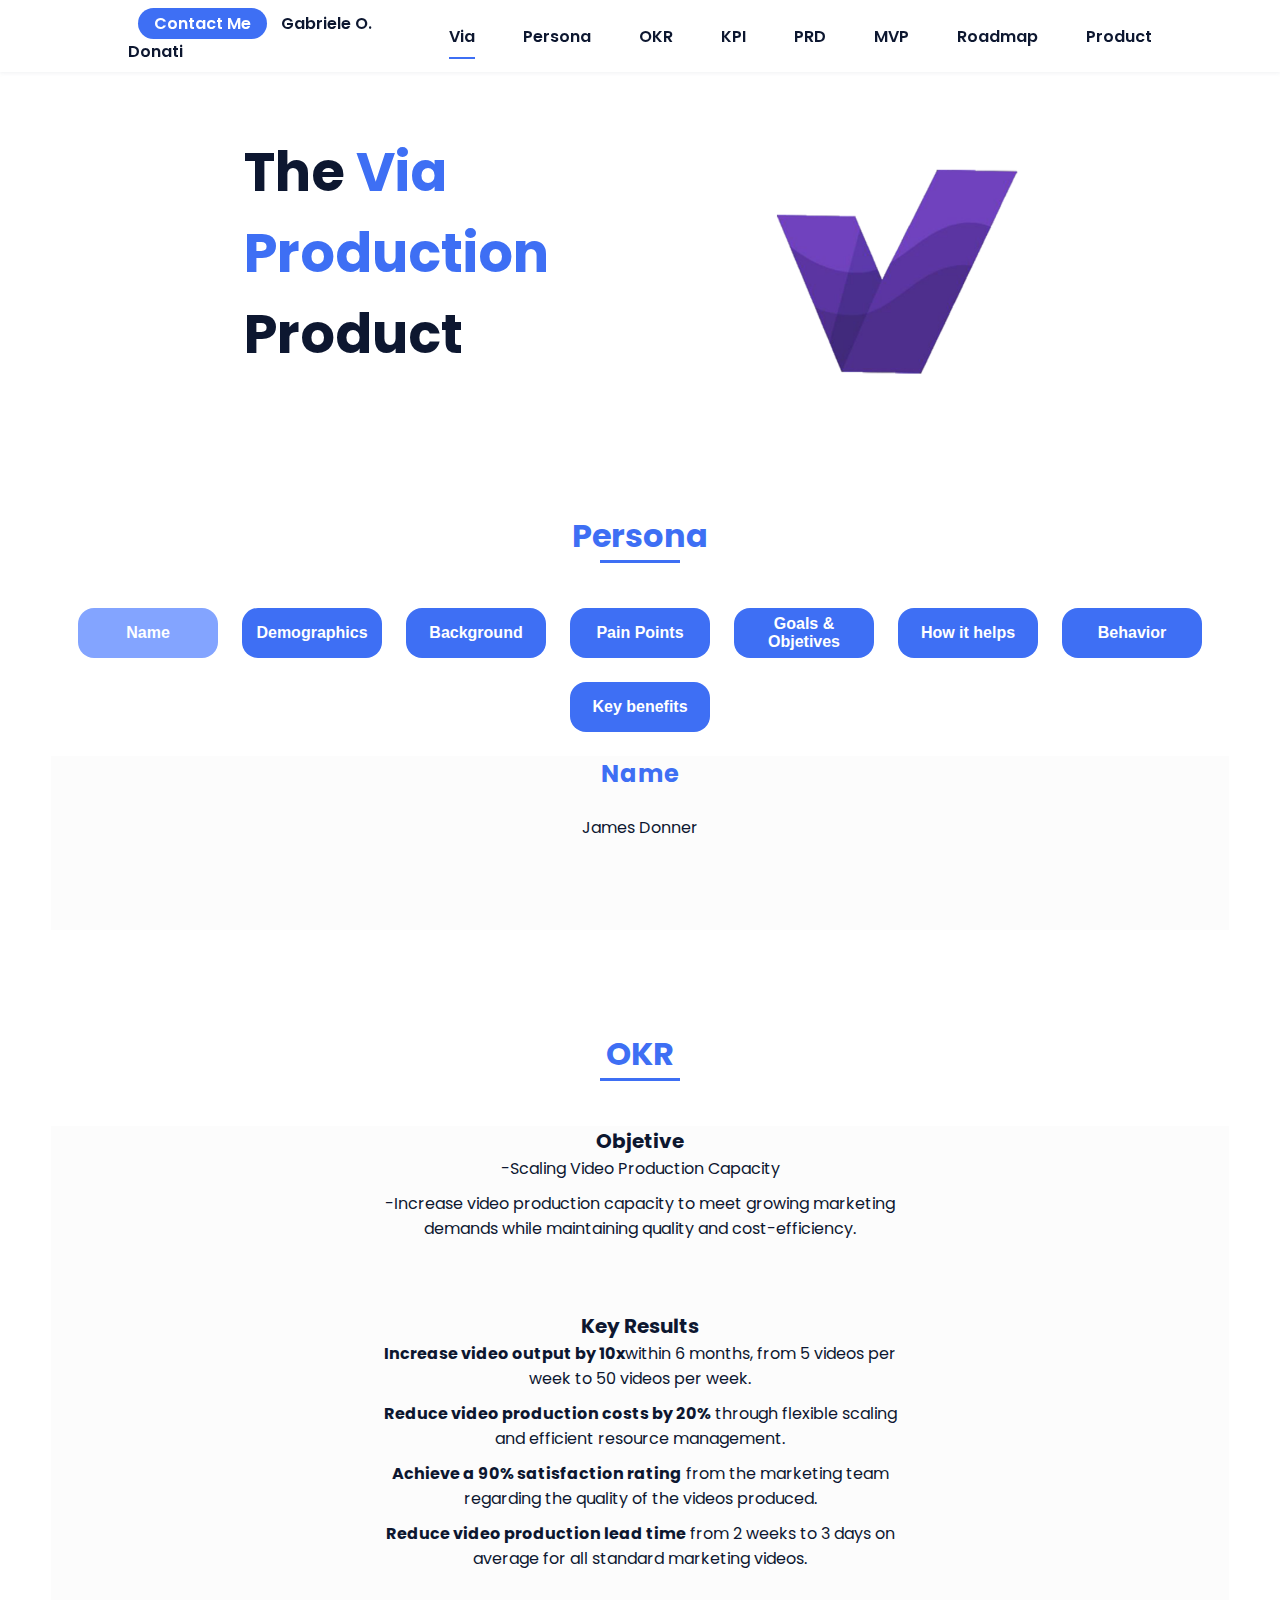
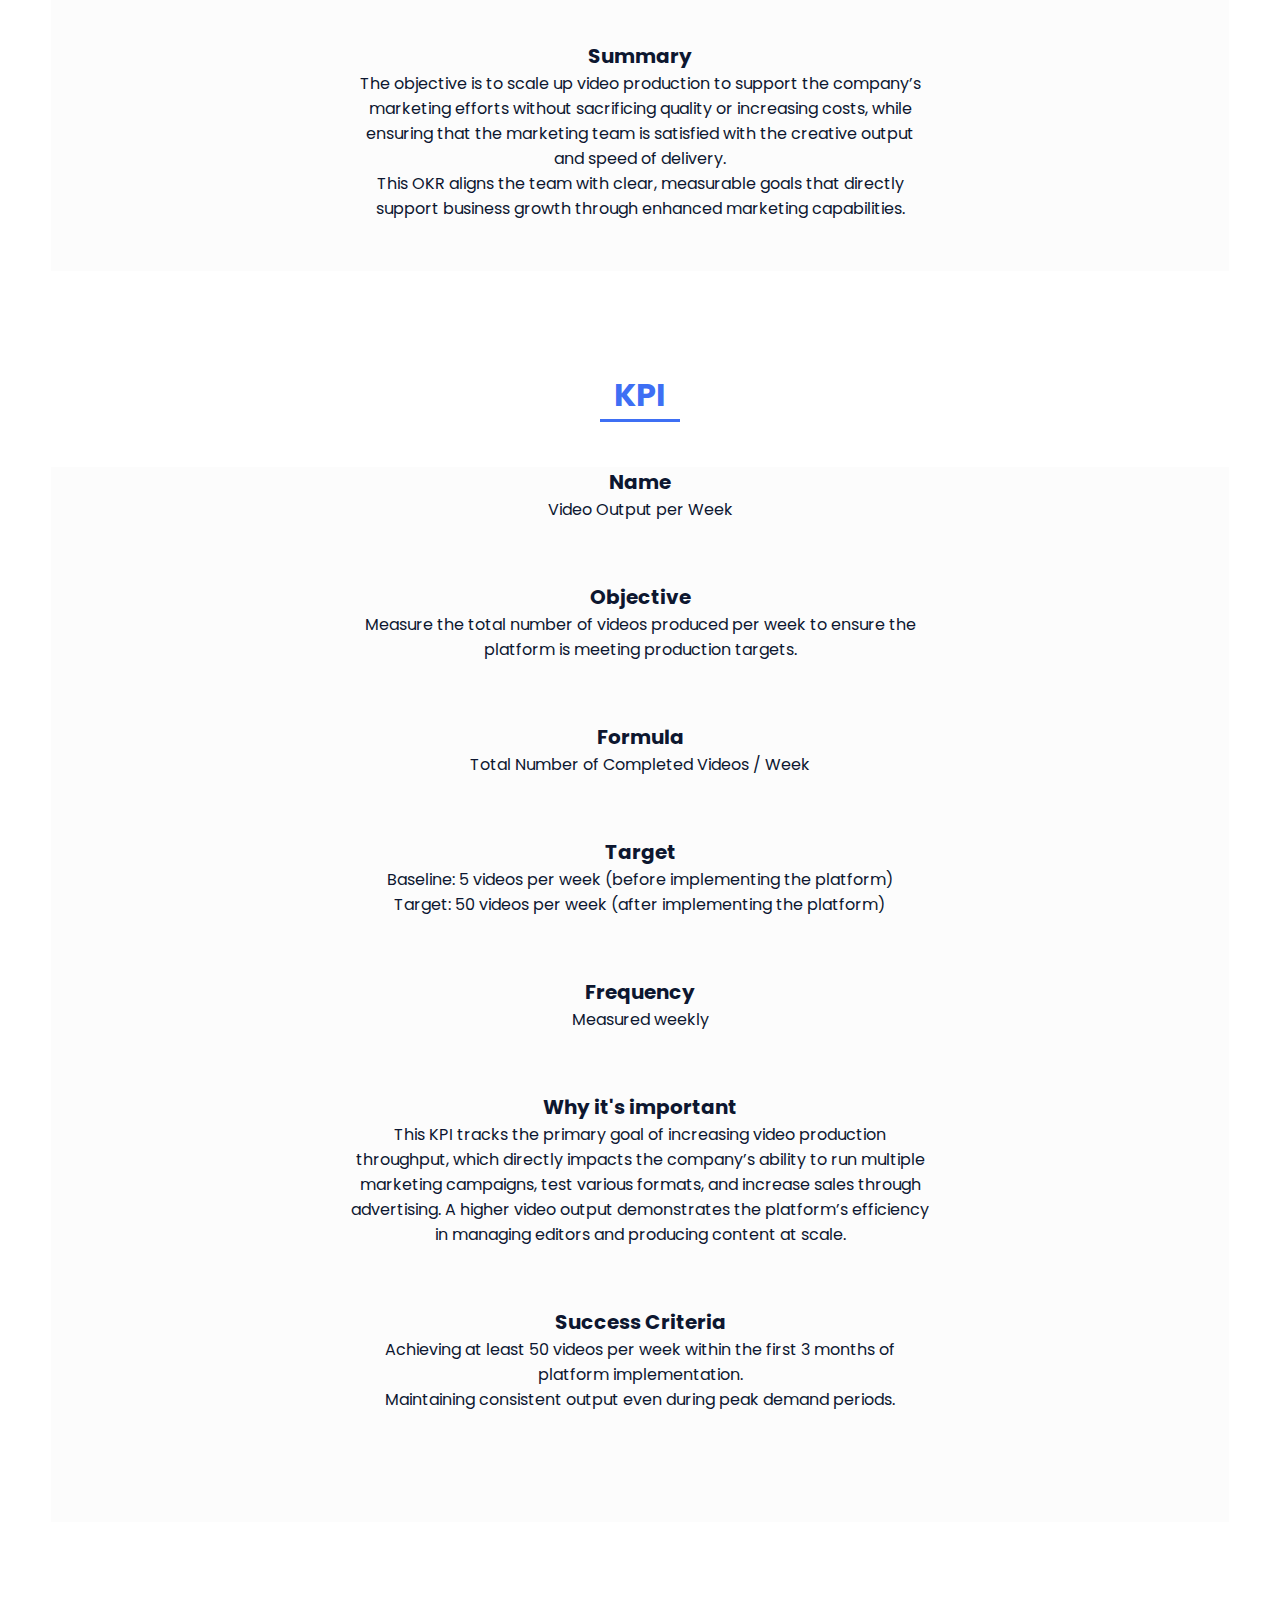
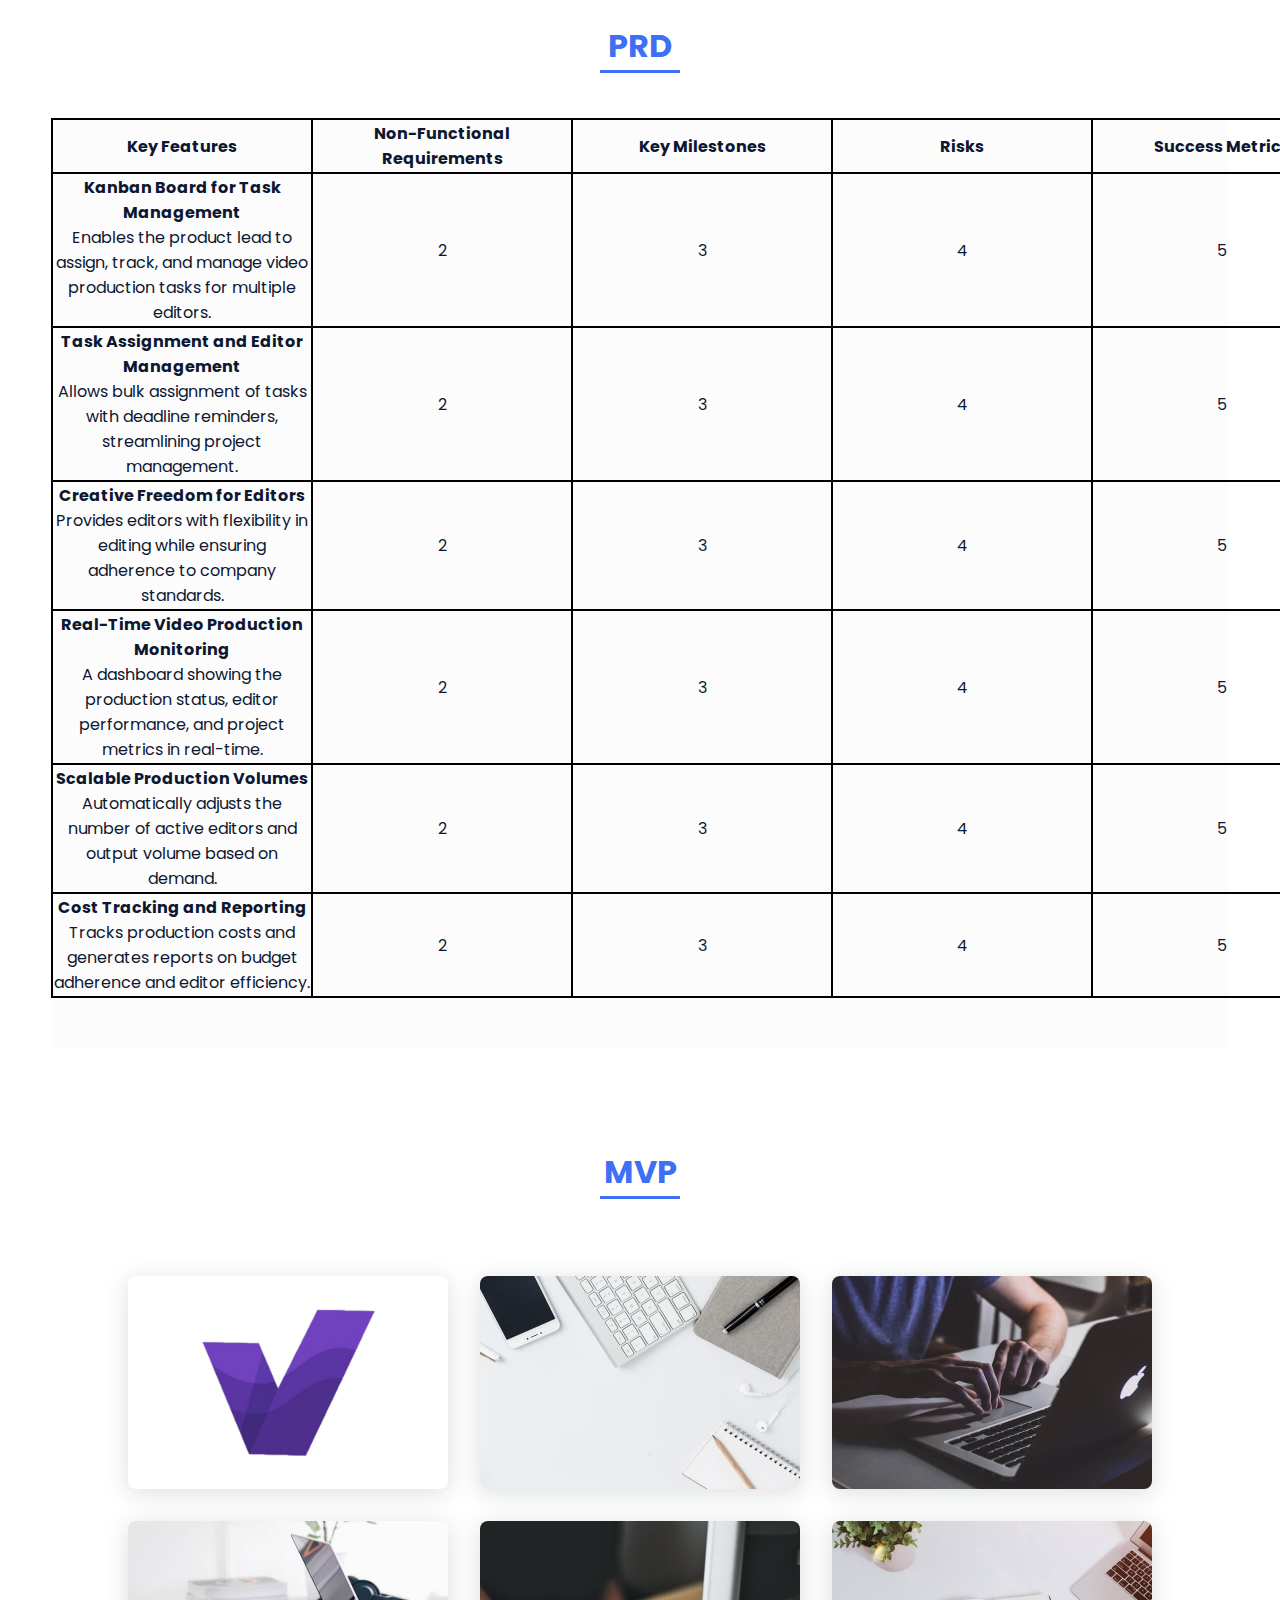
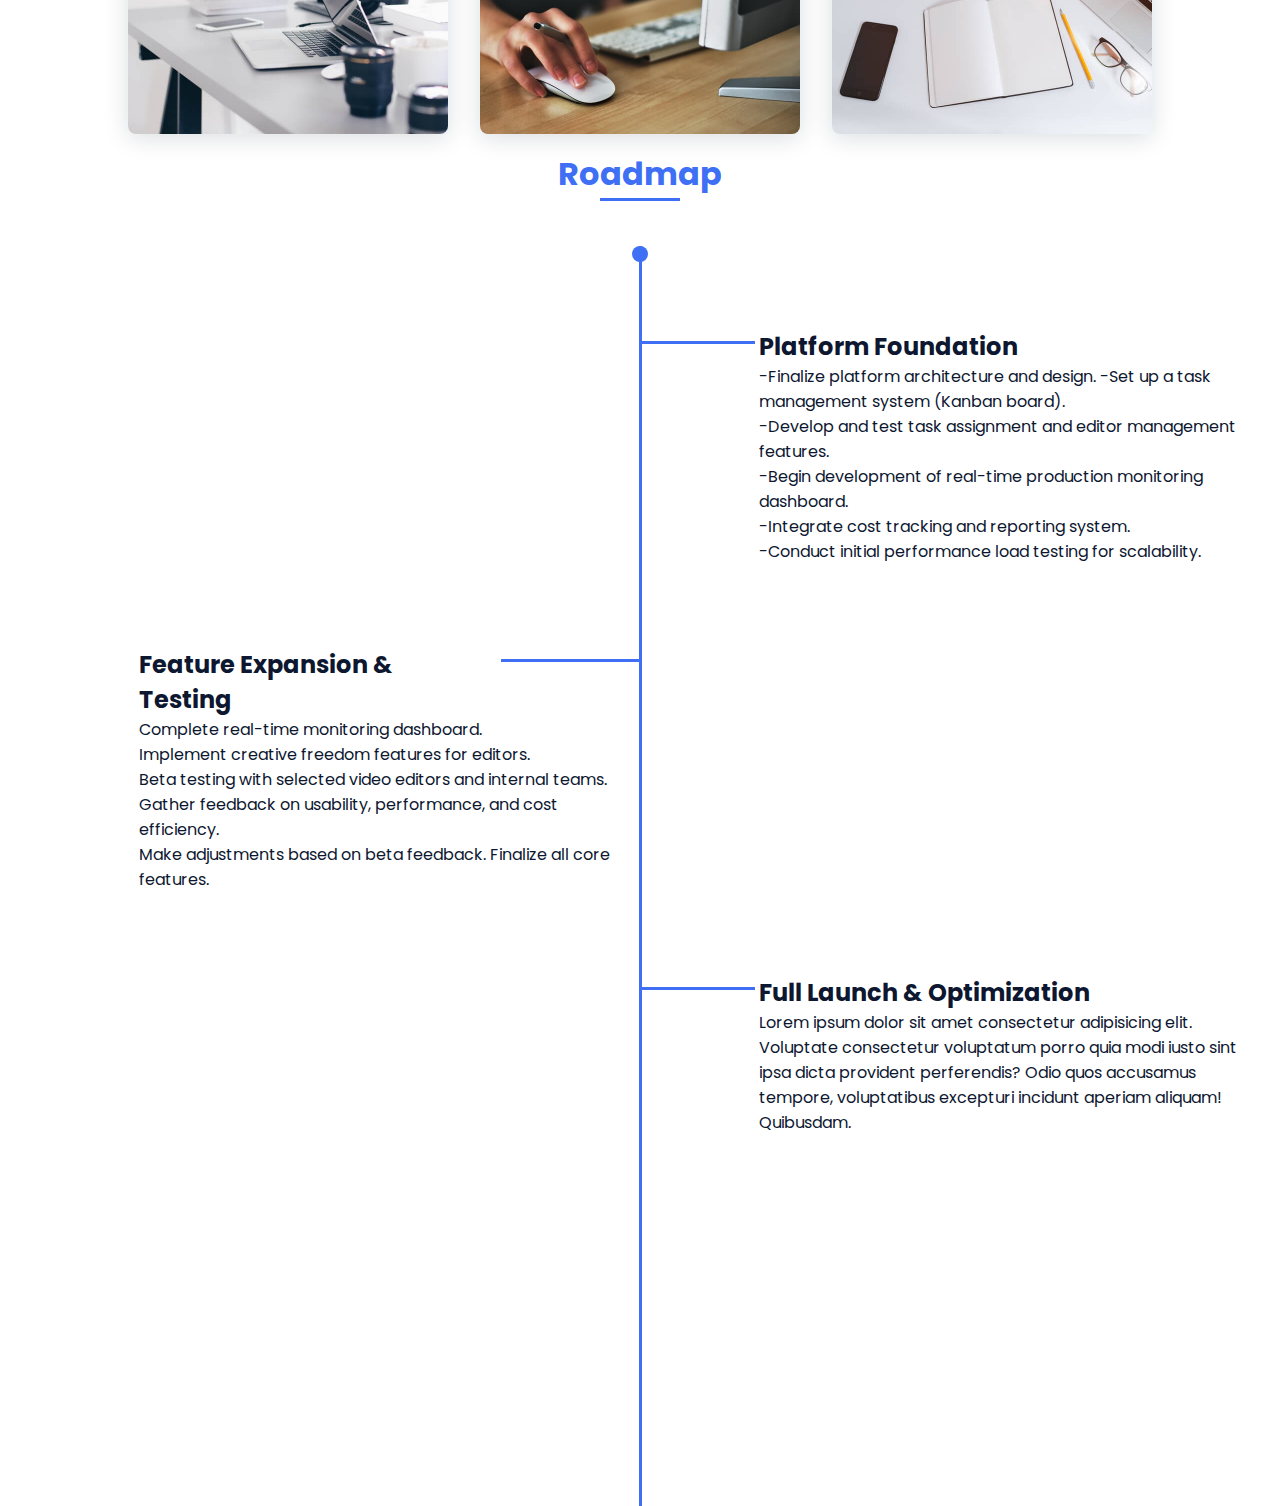
<file: index.html>
<!DOCTYPE html>
<html lang="en">
<head>
    <meta charset="UTF-8">
    <meta name="viewport" content="width=device-width, initial-scale=1.0">
    <title>Via Production</title>
    <link rel="stylesheet" href="assets/css/styles.css">

        <!-- =====BOX ICONS===== -->
        <link href='https://cdn.jsdelivr.net/npm/boxicons@2.0.5/css/boxicons.min.css' rel='stylesheet'>
</head>
<body>
    <header class="l-header">
        <nav class="nav bd-grid">
            <div>
                <a href="#contact" class="nav__mini_logo mini_menu_button">Contact Me</a>
                <a href="#" class="nav__logo">Gabriele O. Donati</a>
            </div>

            <div class="nav__menu" id="nav-menu">
                <ul class="nav__list">
                    <li class="nav__item"><a href="#home" class="nav__link active-link">Via</a></li>
                    <li class="nav__item"><a href="#about" class="nav__link" id="persona" >Persona</a></li>
                    <li class="nav__item"><a href="#work" class="nav__link">OKR</a></li>
                    <li class="nav__item"><a href="#case" class="nav__link">KPI</a></li>
                    <li class="nav__item"><a href="#skills" class="nav__link">PRD</a></li>
                    <li class="nav__item"><a href="#skills" class="nav__link">MVP</a></li>
                    <li class="nav__item"><a href="#skills" class="nav__link">Roadmap</a></li>
                    <li class="nav__item"><a href="#skills" class="nav__link">Product</a></li>
                </ul>
            </div>

            <div class="nav__toggle" id="nav-toggle">
                <i class='bx bx-menu'></i>
            </div>
        </nav>
    </header>
    
    <div class="via_production_div">
        <h2 class="products_title">The <via>Via Production</via> Product</h1>
        <div id="logo"></div>
    </div>

    <h2 class="section-title">Persona</h2>
<div class="list persona">
    <button class="persona_button">Name</button>
    <button class="persona_button">Demographics</button>
    <button class="persona_button">Background</button>
    <button class="persona_button">Pain Points</button>
    <button class="persona_button">Goals & Objetives</button>
    <button class="persona_button">How it helps</button>
    <button class="persona_button">Behavior</button>
    <button class="persona_button">Key benefits</button>
    
    
</div>
<div class="persona_section">

    <div id="name">
        <h3 class="persona_section_info">Name</h3>
        <p>James Donner</p>
    </div>
    

   <div class="demographic hide">
    <h3 class="persona_section_title">Demographics</h3>
    <span class="persona_section_info">Industry</span><br>
    <p>E-commerce (primaly beuty and fashion)</p>

    <span class="persona_section_info">Company Size</span><br>
    <p>50-100 Employees</p>

    <span class="persona_section_info">Job Role</span><br>
    <p>Head of Marketing</p>

    <span class="persona_section_info">Experience Level</span><br>
    <p>10+ years in Marketing, specialized in digital campaingns and ad performance</p>

    <span class="persona_section_info">Age</span><br>
    <p>35-45</p>

    <span class="persona_section_info">Location</span><br>
    <p>Urban or suburban with access to tech hubs and global markets</p>
   </div>

   <div id="background" class="hide">
    <h3 class="persona_section_title">Background</h3>
    <p id="backGroundP">Emma works at a mid-sized eCommerce company that focuses primarily on beauty products and women's fashion. Her responsibilities include overseeing all digital marketing campaigns, ensuring that ad content drives traffic, conversions, and customer engagement. With her role being highly performance-driven, Emma is constantly looking for ways to optimize ad content, test various campaigns, and quickly adapt to changing market trends.</p>
   </div>

   <div id="painPoints" class="hide">
    <h3 class="persona_section_title">Platform Foundation</h3>
    <p id="backGroundP">Emma works at a mid-sized eCommerce company that focuses primarily on beauty products and women's fashion. Her responsibilities include overseeing all digital marketing campaigns, ensuring that ad content drives traffic, conversions, and customer engagement. With her role being highly performance-driven, Emma is constantly looking for ways to optimize ad content, test various campaigns, and quickly adapt to changing market trends. <br>
    </p>

    <p>Her company has experienced rapid growth, and while they have strong copyright material and content assets, they struggle to keep up with the demand for high-quality, diverse video content at a fast pace. Emma has limited resources in-house and outsourcing to third-party video creators often yields inconsistent results.</p>

    
   </div>

   


   

</div>
<h2 class="section-title">OKR</h2>
<div class="okr_section">
    <span>Objetive</span>
<li>-Scaling Video Production Capacity</li>
<li>-Increase video production capacity to meet growing marketing demands while maintaining quality and cost-efficiency.</li>


<span>Key Results</span>

<li><strong>Increase video output by 10x</strong>within 6 months, from 5 videos per week to 50 videos per week.</li>

<li><strong>Reduce video production costs by 20%</strong> through flexible scaling and efficient resource management.</li>

<li><strong>Achieve a 90% satisfaction rating</strong> from the marketing team regarding the quality of the videos produced.</li>

<li><strong>Reduce video production lead time</strong> from 2 weeks to 3 days on average for all standard marketing videos.</li>

<span>Summary</span>

<p>The objective is to scale up video production to support the company’s marketing efforts without sacrificing quality or increasing costs, while ensuring that the marketing team is satisfied with the creative output and speed of delivery. <br>
    This OKR aligns the team with clear, measurable goals that directly support business growth through enhanced marketing capabilities.</p>
</div>

<h2 class="section-title">KPI</h2>
<div class="okr_section" id="kpi">
    <span>Name</span>
    <p>Video Output per Week</p>

    <span>Objective</span>
    <p>Measure the total number of videos produced per week to ensure the platform is meeting production targets.</p>

    <span>Formula</span>
    <p>Total Number of Completed Videos / Week</p>

    <span>Target</span>
    <p>Baseline: 5 videos per week (before implementing the platform) <br>
        Target: 50 videos per week (after implementing the platform)</p>

    <span>Frequency</span>
    <p>Measured weekly</p>

    <span>Why it's important</span>
    <p>This KPI tracks the primary goal of increasing video production throughput, which directly impacts the company’s ability to run multiple marketing campaigns, test various formats, and increase sales through advertising. A higher video output demonstrates the platform’s efficiency in managing editors and producing content at scale.</p>

    <span>Success Criteria</span>
    <p>Achieving at least 50 videos per week within the first 3 months of platform implementation. <br>
        Maintaining consistent output even during peak demand periods.
        </p>
</div>

<h2 class="section-title">PRD</h2>
<div class="okr_section">
    <table>
        <thead>
            <tr>
                <th>Key Features</th>
                <th>Non-Functional Requirements</th>
                <th>Key Milestones</th>
                <th>Risks</th>
                <th>Success Metrics</th>
            </tr>
        </thead>
        <tbody>
            <tr>
                <td><strong>Kanban Board for Task Management</strong> <br>
                    Enables the product lead to assign, track, and manage video production tasks for multiple editors.
                    </td>
                <td>2</td>
                <td>3</td>
                <td>4</td>
                <td>5</td>
            </tr>
            <tr>
                <td><strong>Task Assignment and Editor Management</strong> <br>
                    Allows bulk assignment of tasks with deadline reminders, streamlining project management.
                    </td>
                <td>2</td>
                <td>3</td>
                <td>4</td>
                <td>5</td>
            </tr>
            <tr>
                <td><strong>Creative Freedom for Editors</strong> <br>
                    Provides editors with flexibility in editing while ensuring adherence to company standards.
                    </td>
                <td>2</td>
                <td>3</td>
                <td>4</td>
                <td>5</td>
            </tr>
            <tr>
                <td><strong>Real-Time Video Production Monitoring</strong> <br>
                    A dashboard showing the production status, editor performance, and project metrics in real-time.
                    </td>
                <td>2</td>
                <td>3</td>
                <td>4</td>
                <td>5</td>
            </tr>

            <tr>
                <td><strong>Scalable Production Volumes</strong> <br>
                    Automatically adjusts the number of active editors and output volume based on demand.
                    </td>
                <td>2</td>
                <td>3</td>
                <td>4</td>
                <td>5</td>
            </tr>

            <tr>
                <td><strong>Cost Tracking and Reporting </strong><br>
                    Tracks production costs and generates reports on budget adherence and editor efficiency.
                    </td>
                <td>2</td>
                <td>3</td>
                <td>4</td>
                <td>5</td>
            </tr>
            
        </tbody>
    </table>
</div>

<h2 class="section-title">MVP</h2>
<div class="work__container bd-grid">
    <a id="img1" href="file:///C:/Users/leand/Desktop/projeto%20gabi/godonati.github.io/viaPage.html" class="work__img">
       

        <p class="viaText"><strong>Via Production</strong> <br>A scalable video production management platform that streamlines content creation through efficient task management and creative freedom for editors."</p>
    </a>
    <a href="" class="work__img">
        <img src="assets/img/work2.jpg" alt="">
    </a>
    <a href="" class="work__img">
        <img src="assets/img/work3.jpg" alt="">
    </a>
    <a href="" class="work__img">
        <img src="assets/img/work4.jpg" alt="">
    </a>
    <a href="" class="work__img">
        <img src="assets/img/work5.jpg" alt="">
    </a>
    <a href="" class="work__img">
        <img src="assets/img/work6.jpg" alt="">
    </a>
</div>

<h2 class="section-title">Roadmap</h2>

<div class="roadmap_container">
    <div id="startBar"></div>
    <div class="roadMapBar">
        <h2>Platform Foundation</h2>
        <p>-Finalize platform architecture and design.
            -Set up a task management system (Kanban board). <br>
-Develop and test task assignment and editor management features. <br>
-Begin development of real-time production monitoring dashboard.  <br>
-Integrate cost tracking and reporting system. <br>
-Conduct initial performance load testing for scalability.
 <br>
        </p>

        <div class="q2div">
            <h2 class="q2">Feature Expansion & Testing</h2>
        <p>Complete real-time monitoring dashboard. <br>
            Implement creative freedom features for editors. <br>
            Beta testing with selected video editors and internal teams. <br>
            Gather feedback on usability, performance, and cost efficiency. <br>
            Make adjustments based on beta feedback.
            Finalize all core features.
            </p>
        </div>

      

        <div>
        <h2 class="q2">Full Launch & Optimization</h2>
        <p class="qp2">Lorem ipsum dolor sit amet consectetur adipisicing elit. Voluptate consectetur voluptatum porro quia modi iusto sint ipsa dicta provident perferendis? Odio quos accusamus tempore, voluptatibus excepturi incidunt aperiam aliquam! Quibusdam.</p>
        </div>
    </div>
    
</div>













    <script src="./assets/js/via.js"></script>

</body>
</html>
</file>
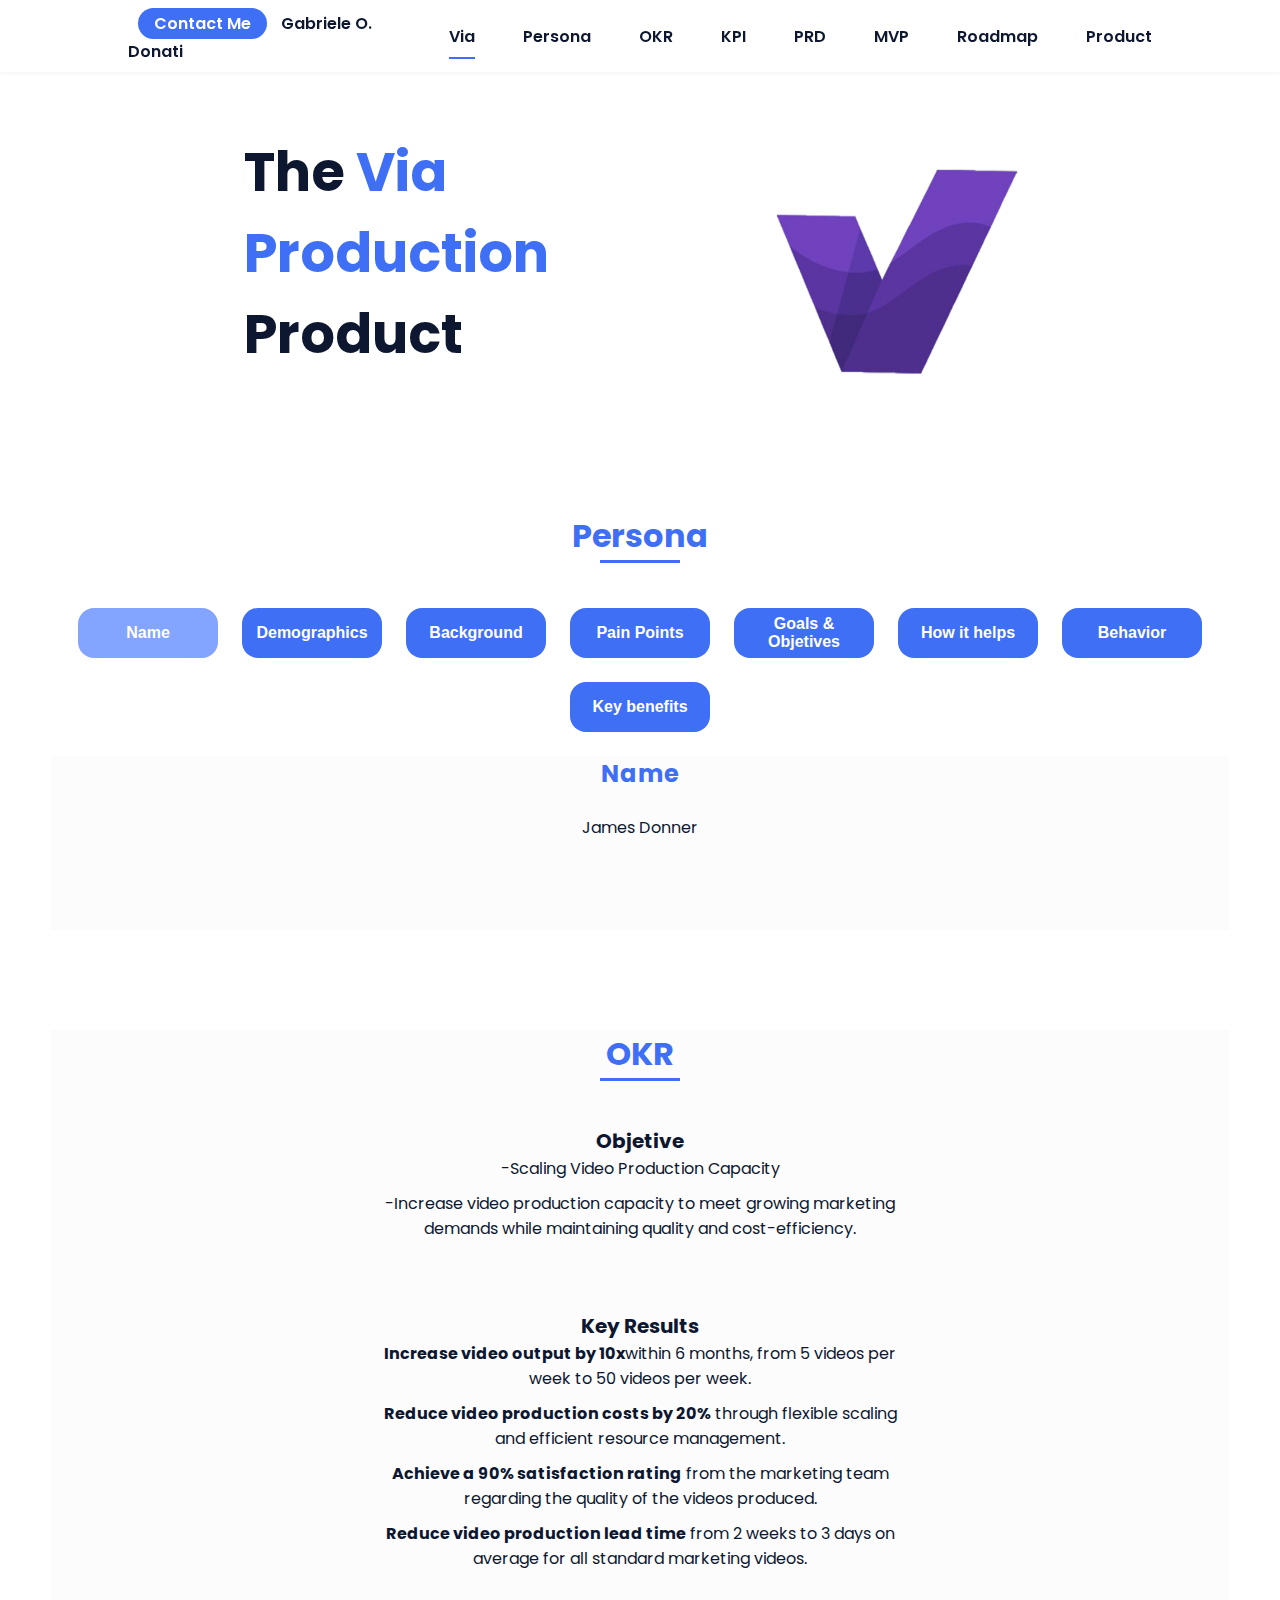
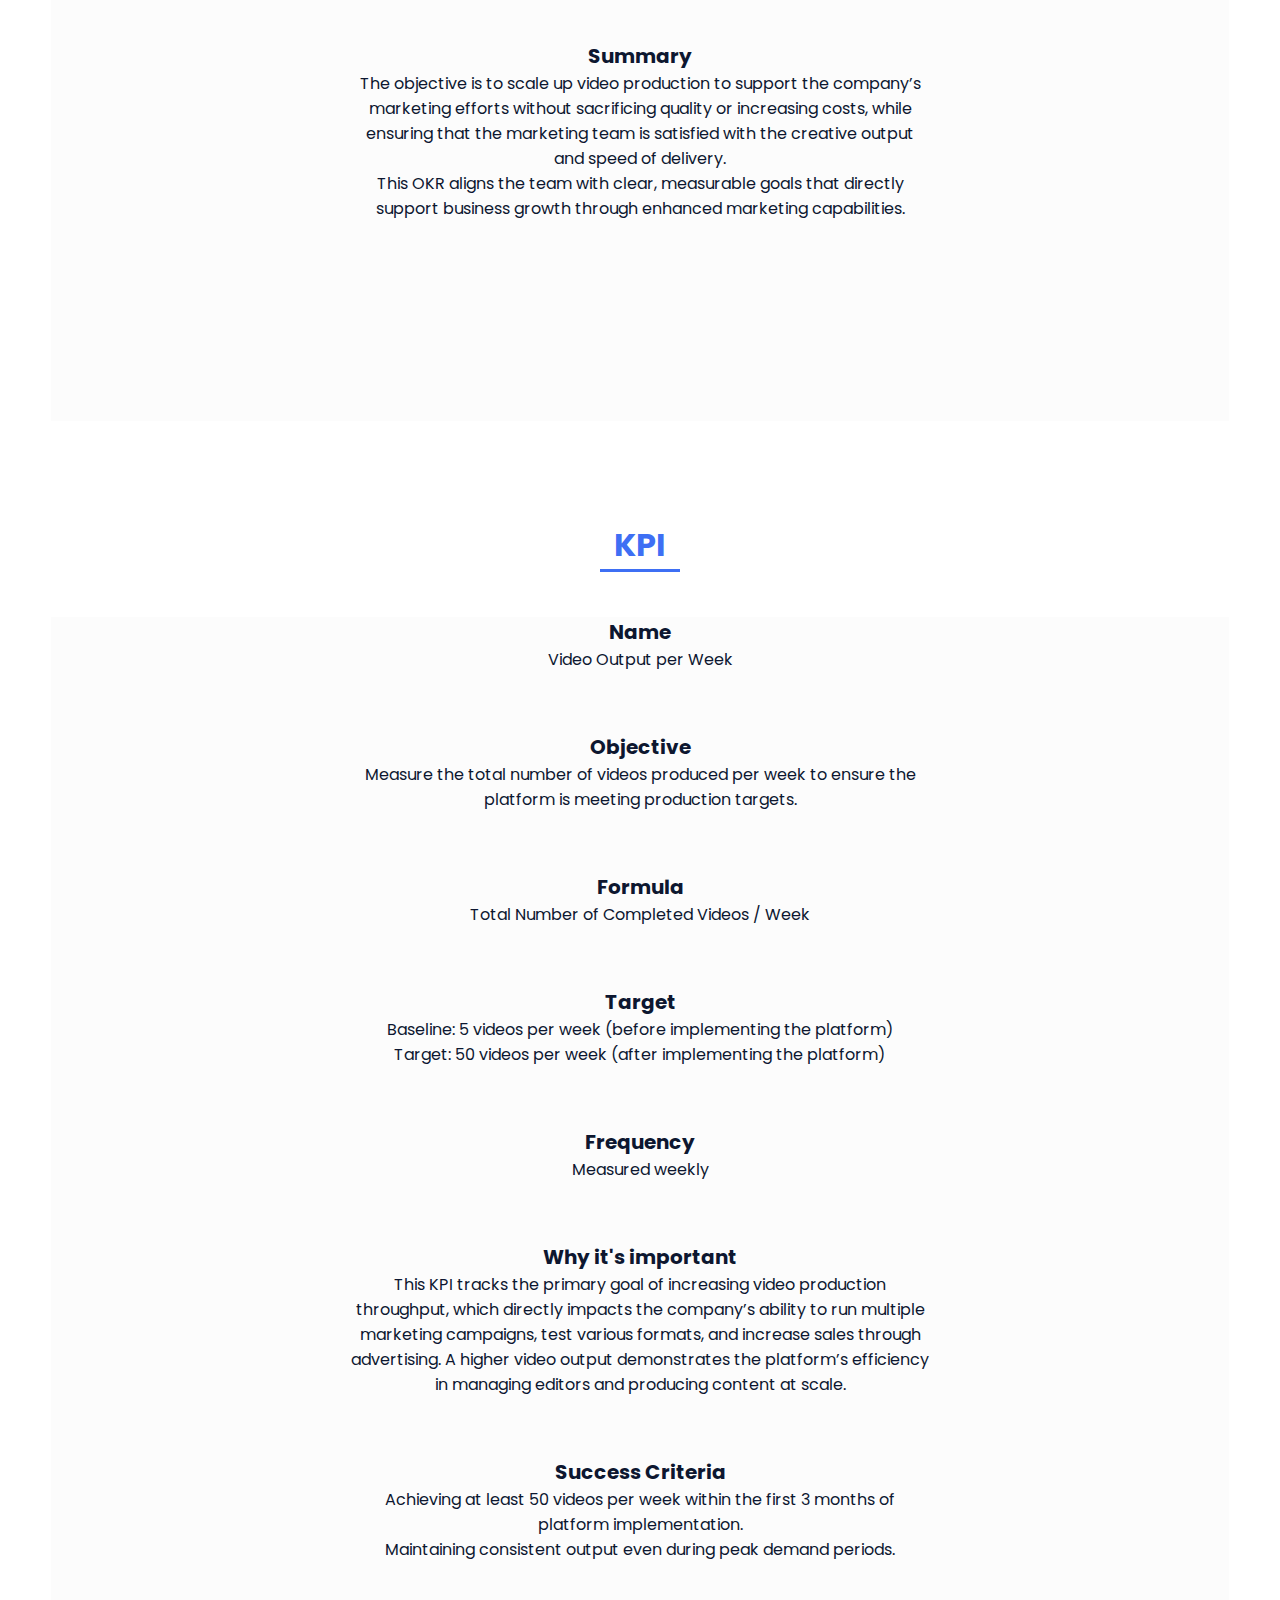
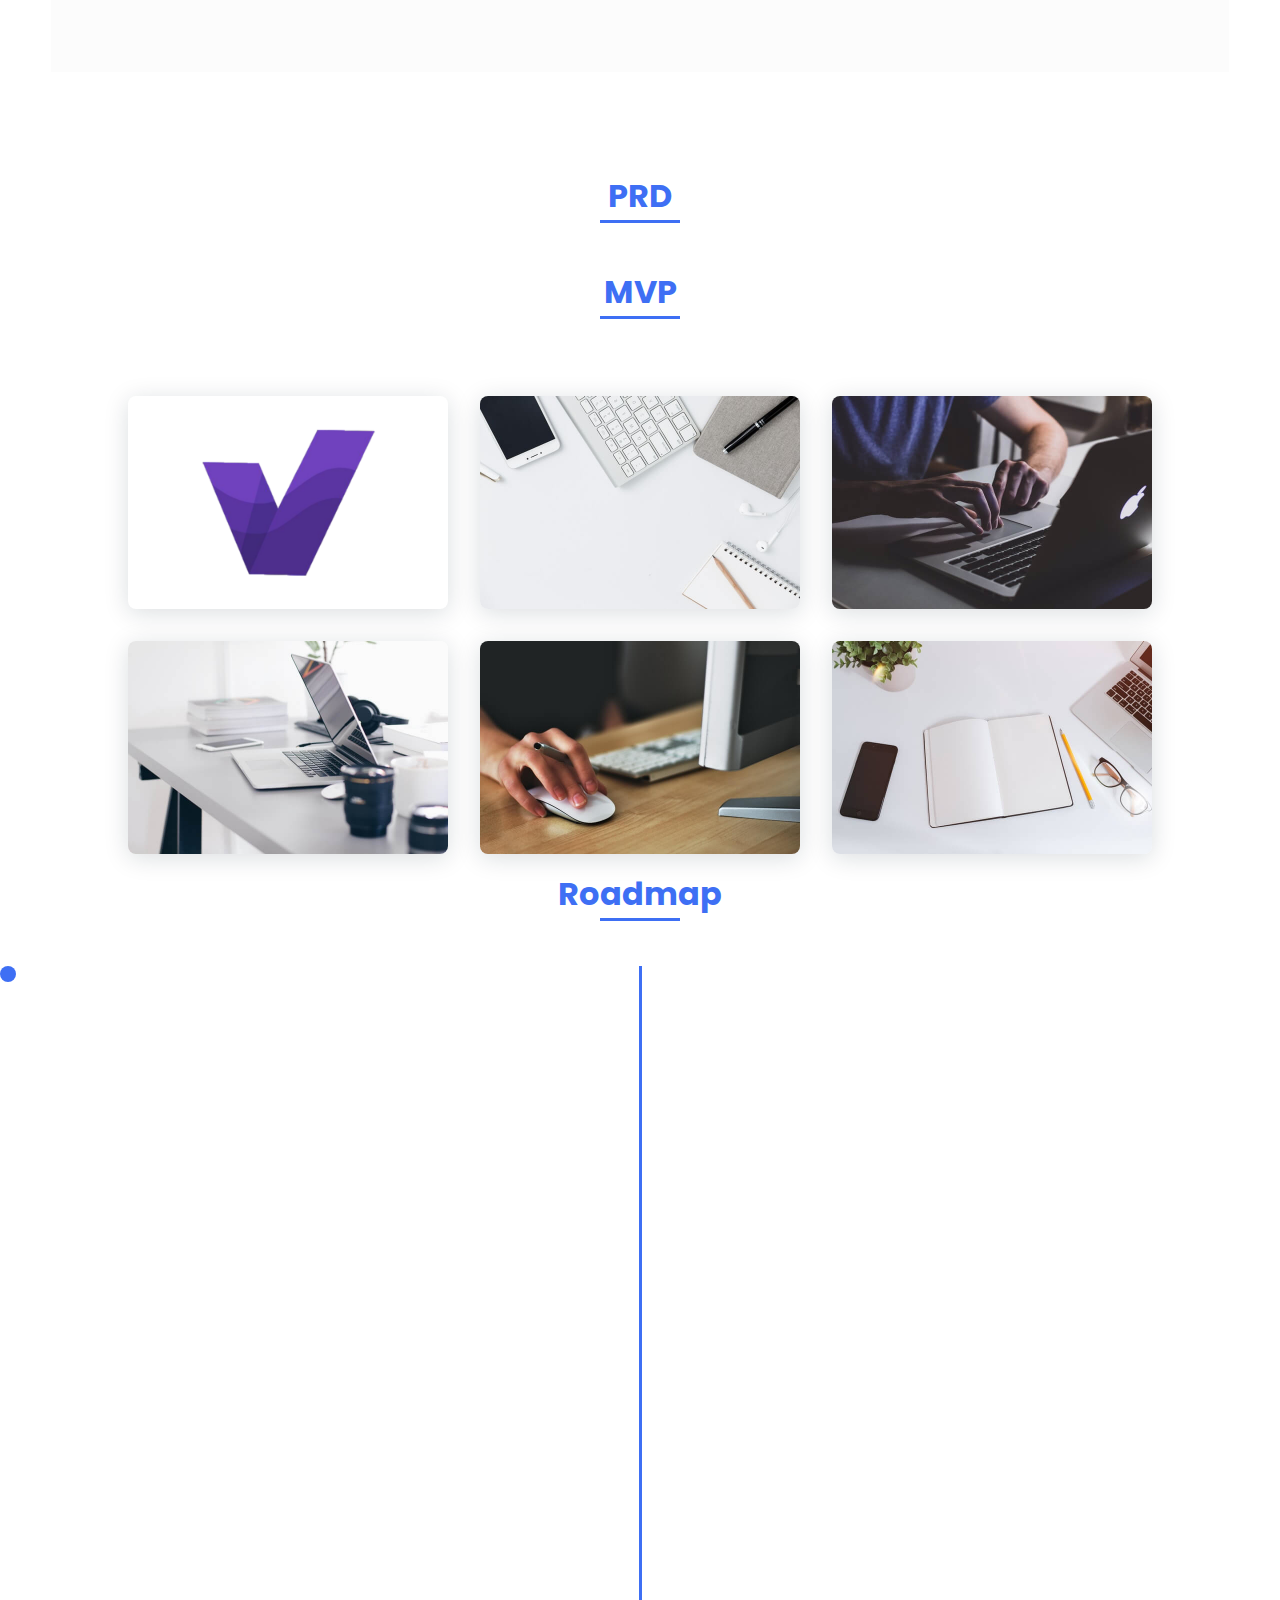
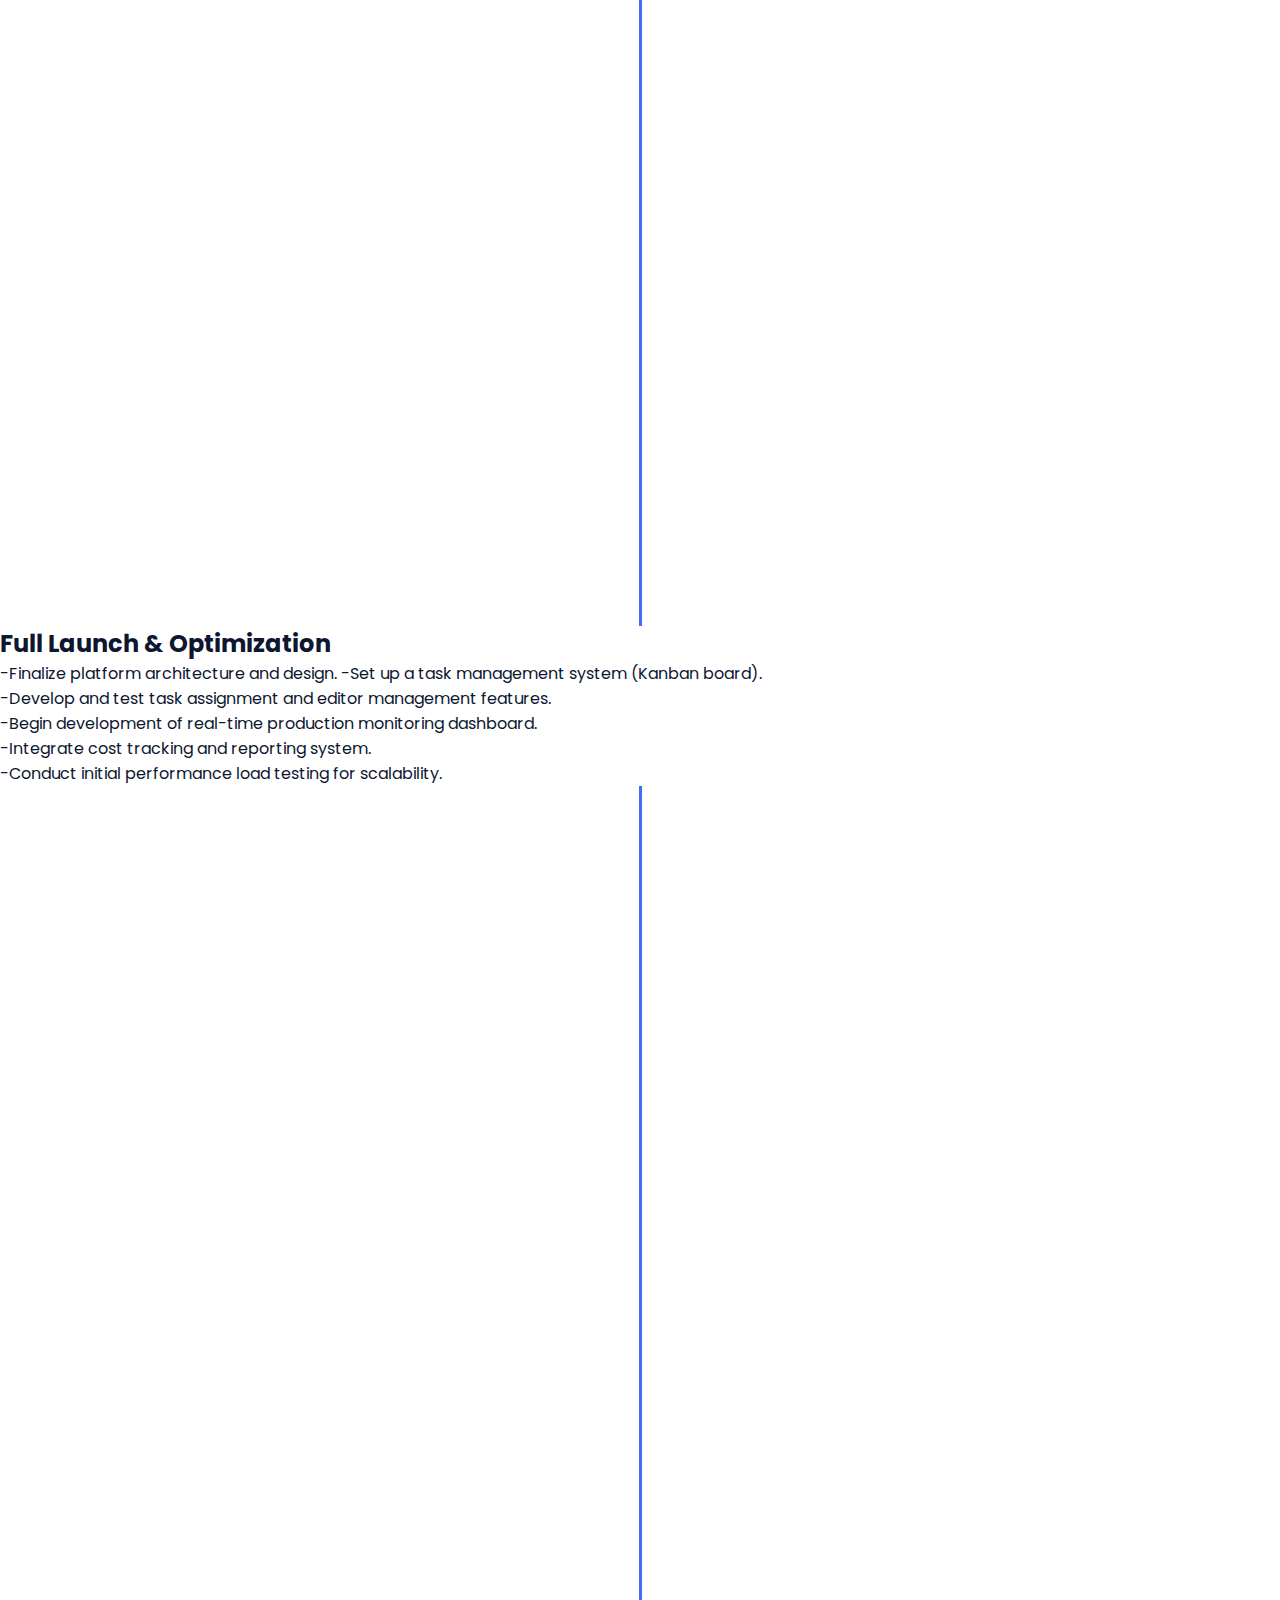
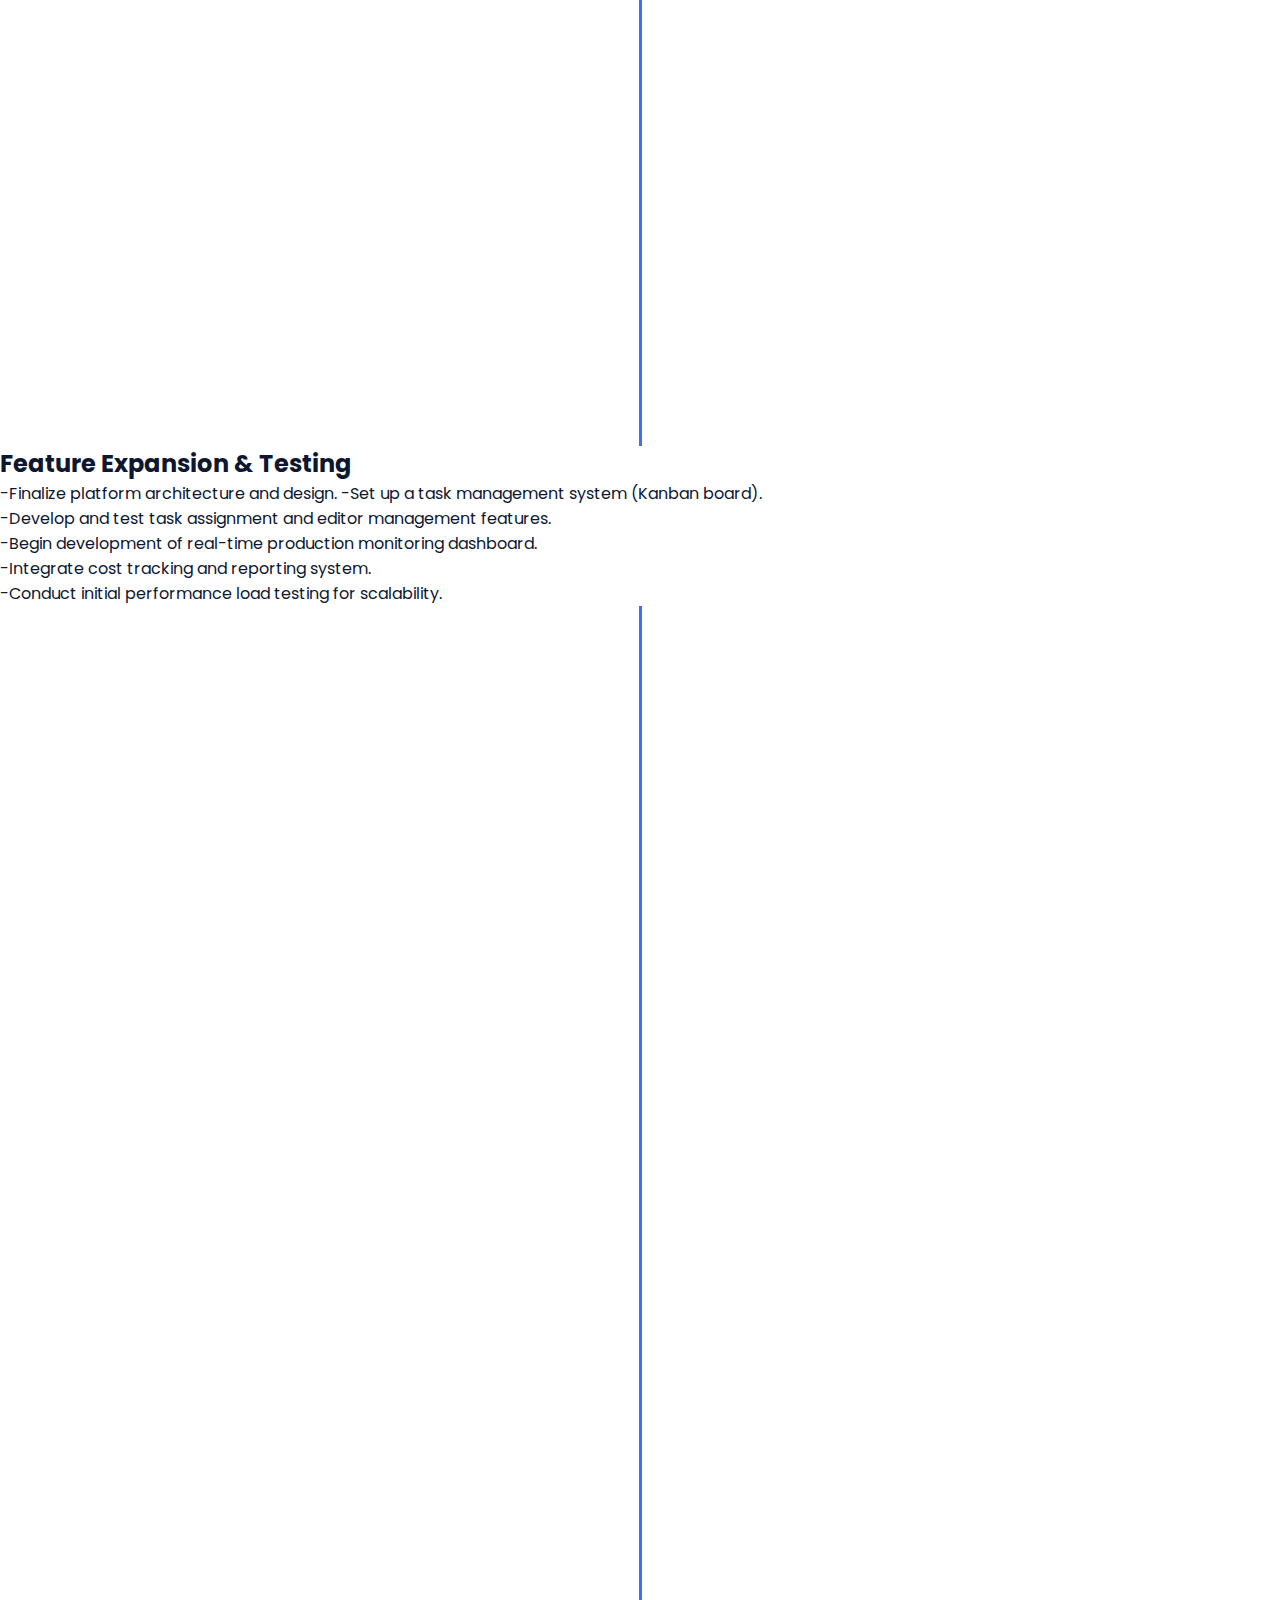
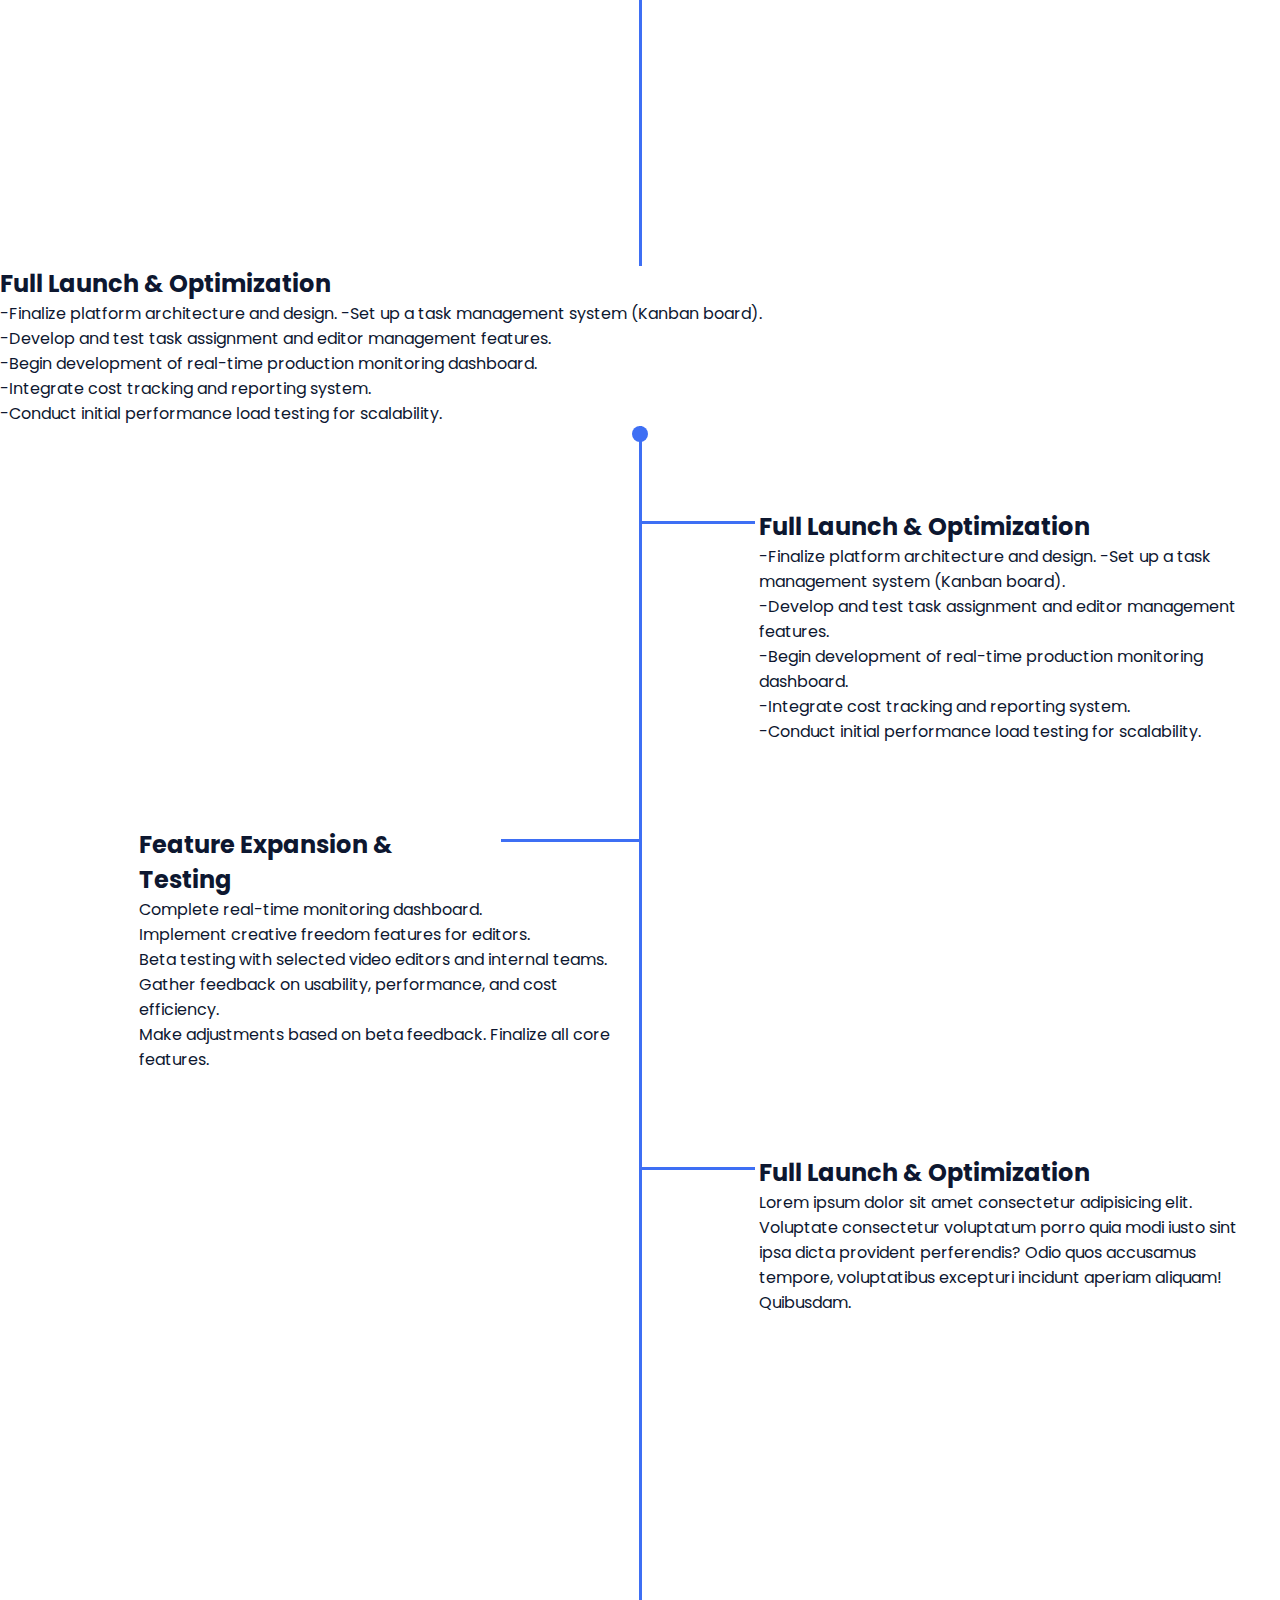
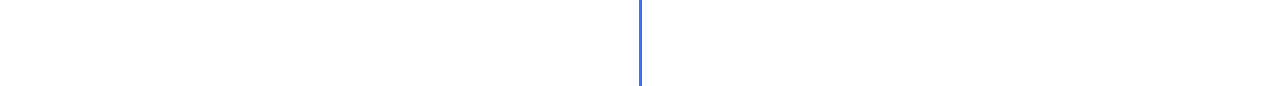
<file: product_1.html>
<!DOCTYPE html>
<html lang="en">
<head>
    <meta charset="UTF-8">
    <meta name="viewport" content="width=device-width, initial-scale=1.0">
    <title>Via Production</title>
    <link rel="stylesheet" href="assets/css/styles.css">

        <!-- =====BOX ICONS===== -->
        <link href='https://cdn.jsdelivr.net/npm/boxicons@2.0.5/css/boxicons.min.css' rel='stylesheet'>
</head>
<body>
    <header class="l-header">
        <nav class="nav bd-grid">
            <div>
                <a href="#contact" class="nav__mini_logo mini_menu_button">Contact Me</a>
                <a href="#" class="nav__logo">Gabriele O. Donati</a>
            </div>

            <div class="nav__menu" id="nav-menu">
                <ul class="nav__list">
                    <li class="nav__item"><a href="#home" class="nav__link active-link">Via</a></li>
                    <li class="nav__item"><a href="#about" class="nav__link" id="persona" >Persona</a></li>
                    <li class="nav__item"><a href="#okr" class="nav__link">OKR</a></li>
                    <li class="nav__item"><a href="#case" class="nav__link">KPI</a></li>
                    <li class="nav__item"><a href="#skills" class="nav__link">PRD</a></li>
                    <li class="nav__item"><a href="#skills" class="nav__link">MVP</a></li>
                    <li class="nav__item"><a href="#skills" class="nav__link">Roadmap</a></li>
                    <li class="nav__item"><a href="#skills" class="nav__link">Product</a></li>
                </ul>
            </div>

            <div class="nav__toggle" id="nav-toggle">
                <i class='bx bx-menu'></i>
            </div>
        </nav>
    </header>
    
    <div class="via_production_div">
        <h2 class="products_title">The <via>Via Production</via> Product</h1>
        <div id="logo"></div>
    </div>

    <h2 class="section-title">Persona</h2>
<div class="list persona">
    <button class="persona_button">Name</button>
    <button class="persona_button">Demographics</button>
    <button class="persona_button">Background</button>
    <button class="persona_button">Pain Points</button>
    <button class="persona_button">Goals & Objetives</button>
    <button class="persona_button">How it helps</button>
    <button class="persona_button">Behavior</button>
    <button class="persona_button">Key benefits</button>
    
    
</div>
<div class="persona_section">

    <div id="name">
        <h3 class="persona_section_info">Name</h3>
        <p>James Donner</p>
    </div>
    

   <div class="demographic hide">
    <h3 class="persona_section_title">Demographics</h3>
    <span class="persona_section_info">Industry</span><br>
    <p>E-commerce (primaly beuty and fashion)</p>

    <span class="persona_section_info">Company Size</span><br>
    <p>50-100 Employees</p>

    <span class="persona_section_info">Job Role</span><br>
    <p>Head of Marketing</p>

    <span class="persona_section_info">Experience Level</span><br>
    <p>10+ years in Marketing, specialized in digital campaingns and ad performance</p>

    <span class="persona_section_info">Age</span><br>
    <p>35-45</p>

    <span class="persona_section_info">Location</span><br>
    <p>Urban or suburban with access to tech hubs and global markets</p>
   </div>

   <div id="background" class="hide">
    <h3 class="persona_section_title">Background</h3>
    <p id="backGroundP">Emma works at a mid-sized eCommerce company that focuses primarily on beauty products and women's fashion. Her responsibilities include overseeing all digital marketing campaigns, ensuring that ad content drives traffic, conversions, and customer engagement. With her role being highly performance-driven, Emma is constantly looking for ways to optimize ad content, test various campaigns, and quickly adapt to changing market trends.</p>
   </div>

   <div id="painPoints" class="hide">
    <h3 class="persona_section_title">Platform Foundation</h3>
    <p id="backGroundP">Emma works at a mid-sized eCommerce company that focuses primarily on beauty products and women's fashion. Her responsibilities include overseeing all digital marketing campaigns, ensuring that ad content drives traffic, conversions, and customer engagement. With her role being highly performance-driven, Emma is constantly looking for ways to optimize ad content, test various campaigns, and quickly adapt to changing market trends. <br>
    </p>

    <p>Her company has experienced rapid growth, and while they have strong copyright material and content assets, they struggle to keep up with the demand for high-quality, diverse video content at a fast pace. Emma has limited resources in-house and outsourcing to third-party video creators often yields inconsistent results.</p>

   </div>
</div>

<section class="okr_section" id="okr">
    <h2 class="section-title">OKR</h2>
    <div class="okr_section">
        <span>Objetive</span>
    <li>-Scaling Video Production Capacity</li>
    <li>-Increase video production capacity to meet growing marketing demands while maintaining quality and cost-efficiency.</li>


    <span>Key Results</span>

    <li><strong>Increase video output by 10x</strong>within 6 months, from 5 videos per week to 50 videos per week.</li>

    <li><strong>Reduce video production costs by 20%</strong> through flexible scaling and efficient resource management.</li>

    <li><strong>Achieve a 90% satisfaction rating</strong> from the marketing team regarding the quality of the videos produced.</li>

    <li><strong>Reduce video production lead time</strong> from 2 weeks to 3 days on average for all standard marketing videos.</li>

    <span>Summary</span>

    <p>The objective is to scale up video production to support the company’s marketing efforts without sacrificing quality or increasing costs, while ensuring that the marketing team is satisfied with the creative output and speed of delivery. <br>
        This OKR aligns the team with clear, measurable goals that directly support business growth through enhanced marketing capabilities.</p>
    </div>
</section>

<h2 class="section-title">KPI</h2>
<div class="okr_section" id="kpi">
    <span>Name</span>
    <p>Video Output per Week</p>

    <span>Objective</span>
    <p>Measure the total number of videos produced per week to ensure the platform is meeting production targets.</p>

    <span>Formula</span>
    <p>Total Number of Completed Videos / Week</p>

    <span>Target</span>
    <p>Baseline: 5 videos per week (before implementing the platform) <br>
        Target: 50 videos per week (after implementing the platform)</p>

    <span>Frequency</span>
    <p>Measured weekly</p>

    <span>Why it's important</span>
    <p>This KPI tracks the primary goal of increasing video production throughput, which directly impacts the company’s ability to run multiple marketing campaigns, test various formats, and increase sales through advertising. A higher video output demonstrates the platform’s efficiency in managing editors and producing content at scale.</p>

    <span>Success Criteria</span>
    <p>Achieving at least 50 videos per week within the first 3 months of platform implementation. <br>
        Maintaining consistent output even during peak demand periods.
        </p>
</div>

<h2 class="section-title">PRD</h2>


<h2 class="section-title">MVP</h2>
<div class="work__container bd-grid">
    <a id="img1" href="product_1.html" class="work__img">
       

        <p class="viaText"><strong>Via Production</strong> <br>A scalable video production management platform that streamlines content creation through efficient task management and creative freedom for editors."</p>
    </a>
    <a href="" class="work__img">
        <img src="assets/img/work2.jpg" alt="">
    </a>
    <a href="" class="work__img">
        <img src="assets/img/work3.jpg" alt="">
    </a>
    <a href="" class="work__img">
        <img src="assets/img/work4.jpg" alt="">
    </a>
    <a href="" class="work__img">
        <img src="assets/img/work5.jpg" alt="">
    </a>
    <a href="" class="work__img">
        <img src="assets/img/work6.jpg" alt="">
    </a>
</div>

<h2 class="section-title">Roadmap</h2>
<div class="roadmap_mobile">
    <div id="startBar"></div>
    <div class="roadMapBar mobileBar"></div>
    <h2>Full Launch & Optimization</h2>
    <p>-Finalize platform architecture and design.
        -Set up a task management system (Kanban board). <br>
-Develop and test task assignment and editor management features. <br>
-Begin development of real-time production monitoring dashboard.  <br>
-Integrate cost tracking and reporting system. <br>
-Conduct initial performance load testing for scalability.
<br>
    </p>
    <div class="roadMapBar mobileBar"></div>
    <h2>Feature Expansion & Testing</h2>
    <p>-Finalize platform architecture and design.
        -Set up a task management system (Kanban board). <br>
-Develop and test task assignment and editor management features. <br>
-Begin development of real-time production monitoring dashboard.  <br>
-Integrate cost tracking and reporting system. <br>
-Conduct initial performance load testing for scalability.
<br>
    </p>
    <div class="roadMapBar mobileBar"></div>
    <h2>Full Launch & Optimization</h2>
    <p>-Finalize platform architecture and design.
        -Set up a task management system (Kanban board). <br>
-Develop and test task assignment and editor management features. <br>
-Begin development of real-time production monitoring dashboard.  <br>
-Integrate cost tracking and reporting system. <br>
-Conduct initial performance load testing for scalability.
<br>
    </p>
    

</div>

<div class="roadmap_container">
    <div id="startBar"></div>
    <div class="roadMapBar">
        <h2>Full Launch & Optimization</h2>
        <p>-Finalize platform architecture and design.
            -Set up a task management system (Kanban board). <br>
-Develop and test task assignment and editor management features. <br>
-Begin development of real-time production monitoring dashboard.  <br>
-Integrate cost tracking and reporting system. <br>
-Conduct initial performance load testing for scalability.
 <br>
        </p>

        <div class="q2div">
            <h2 class="q2">Feature Expansion & Testing</h2>
        <p>Complete real-time monitoring dashboard. <br>
            Implement creative freedom features for editors. <br>
            Beta testing with selected video editors and internal teams. <br>
            Gather feedback on usability, performance, and cost efficiency. <br>
            Make adjustments based on beta feedback.
            Finalize all core features.
            </p>
        </div>

      

        <div>
        <h2 class="q2">Full Launch & Optimization</h2>
        <p class="qp2">Lorem ipsum dolor sit amet consectetur adipisicing elit. Voluptate consectetur voluptatum porro quia modi iusto sint ipsa dicta provident perferendis? Odio quos accusamus tempore, voluptatibus excepturi incidunt aperiam aliquam! Quibusdam.</p>
        </div>
    </div>
    
</div>













    <script src="./assets/js/via.js"></script>

</body>
</html>
</file>
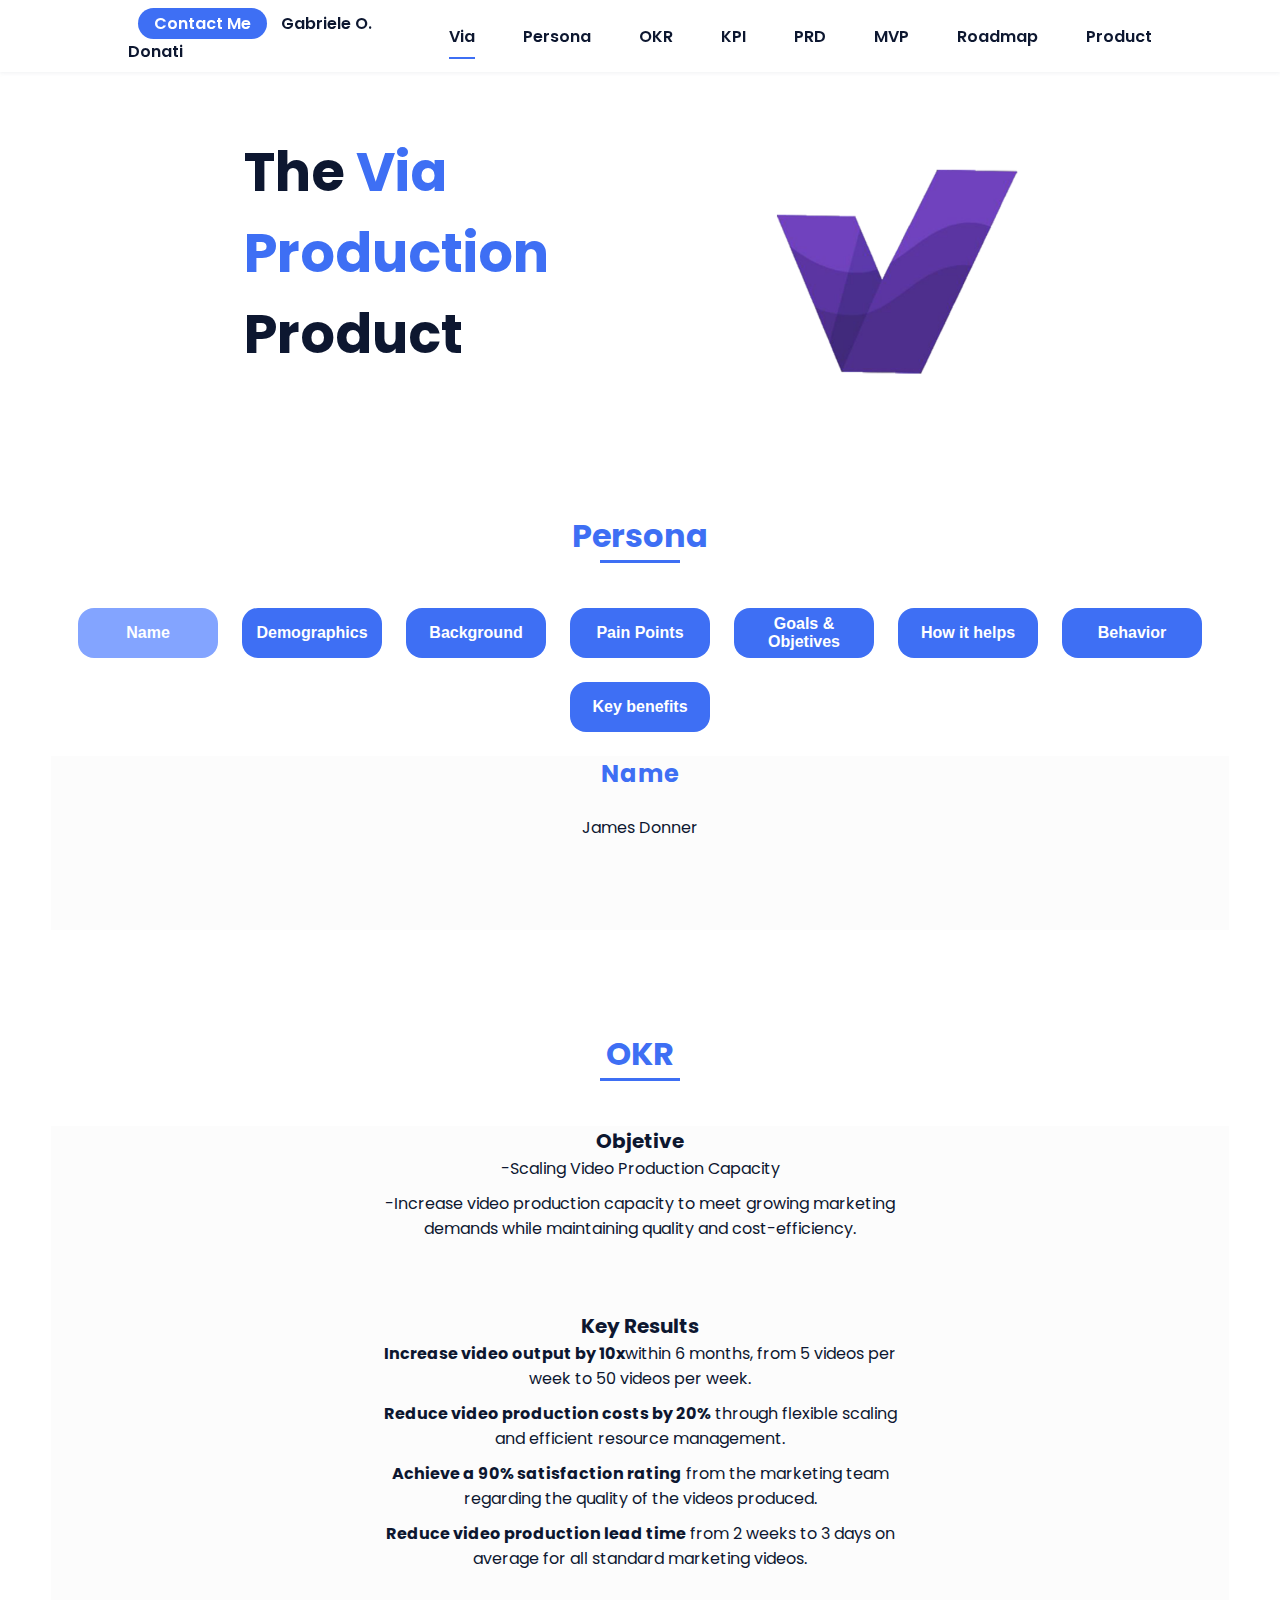
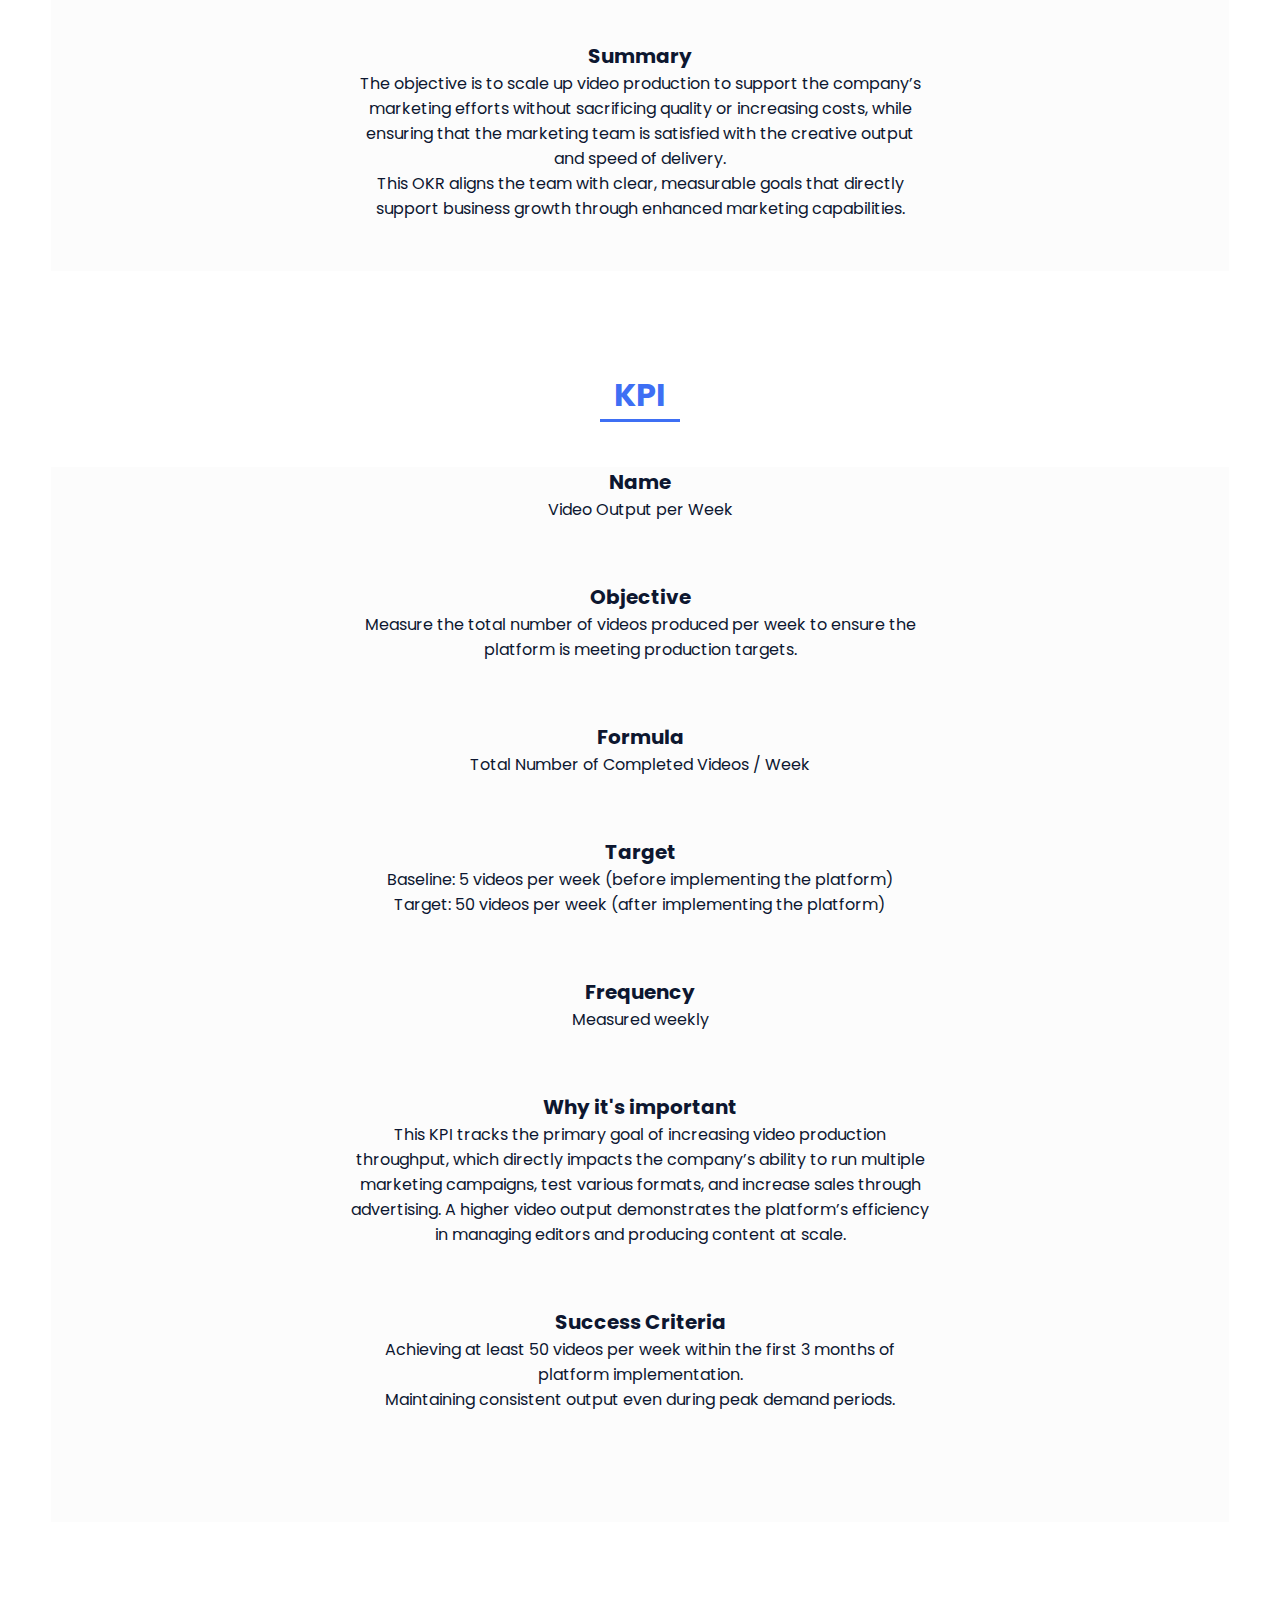
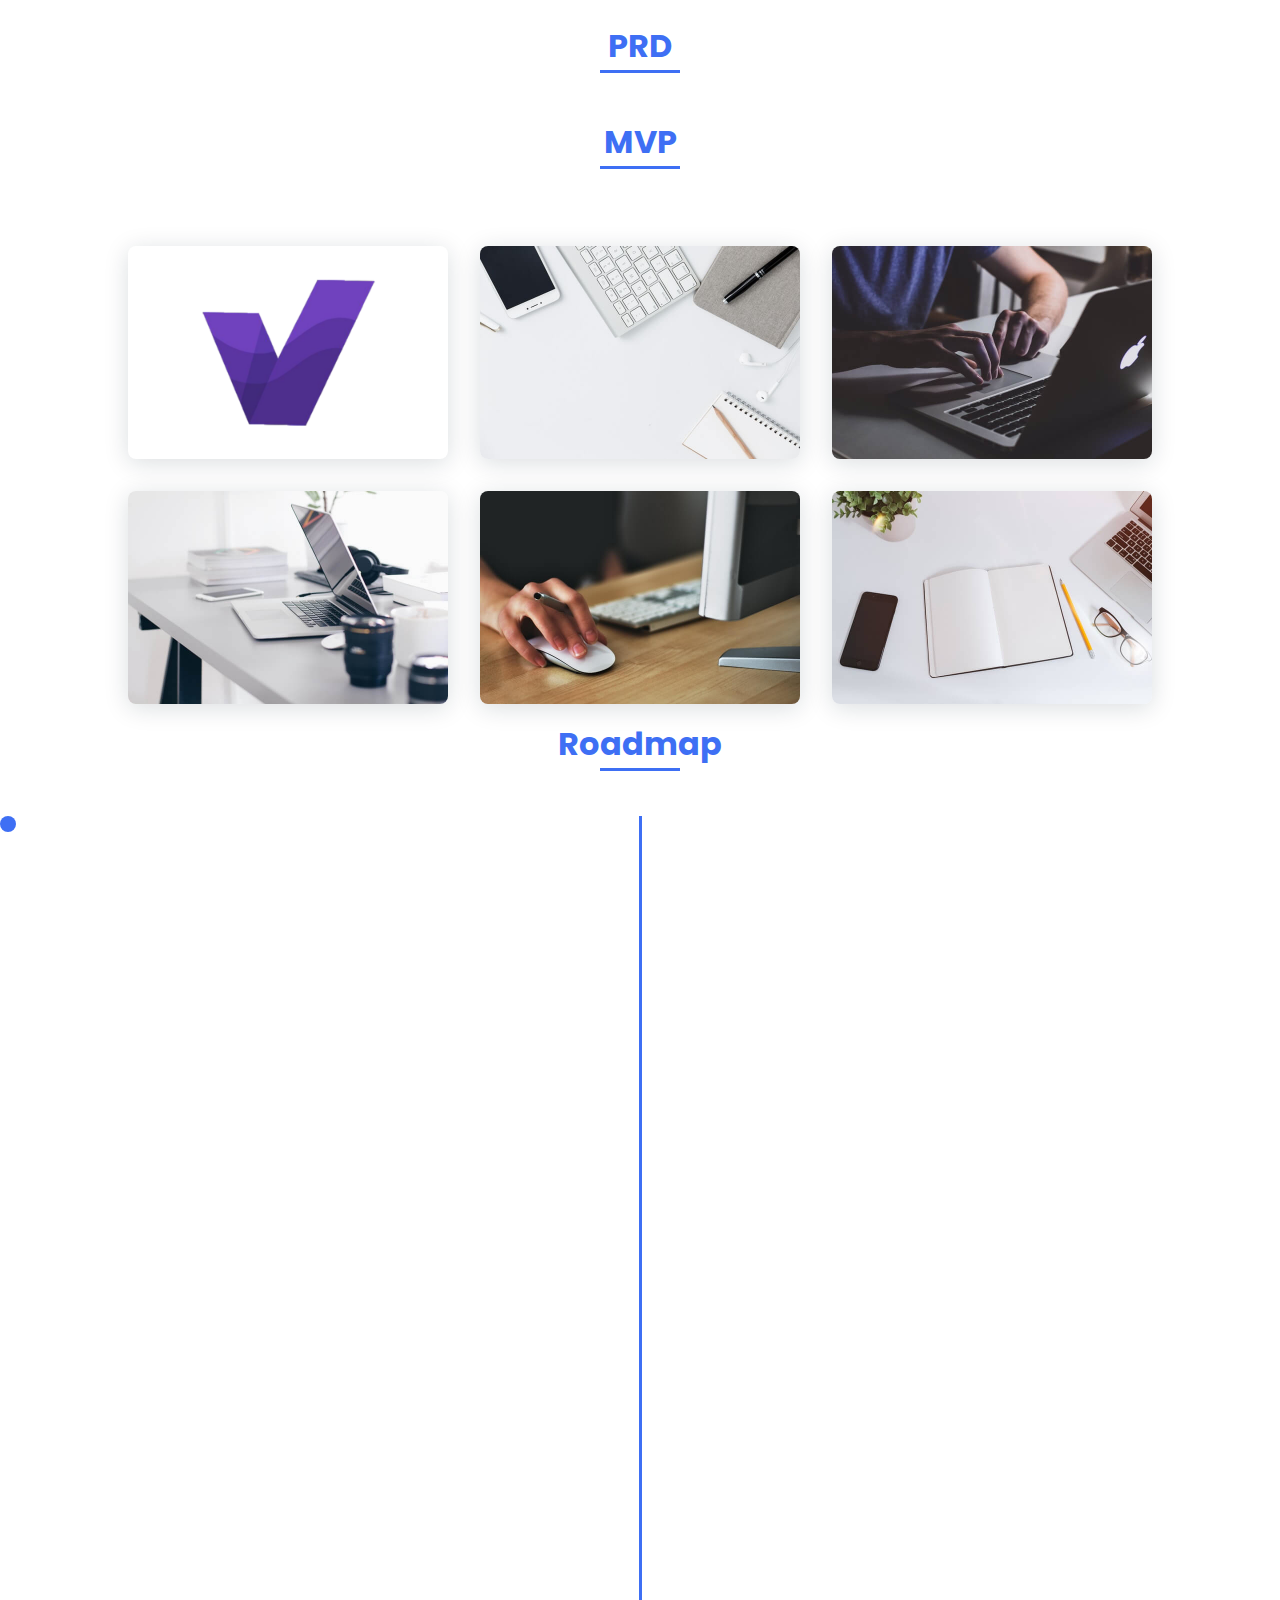
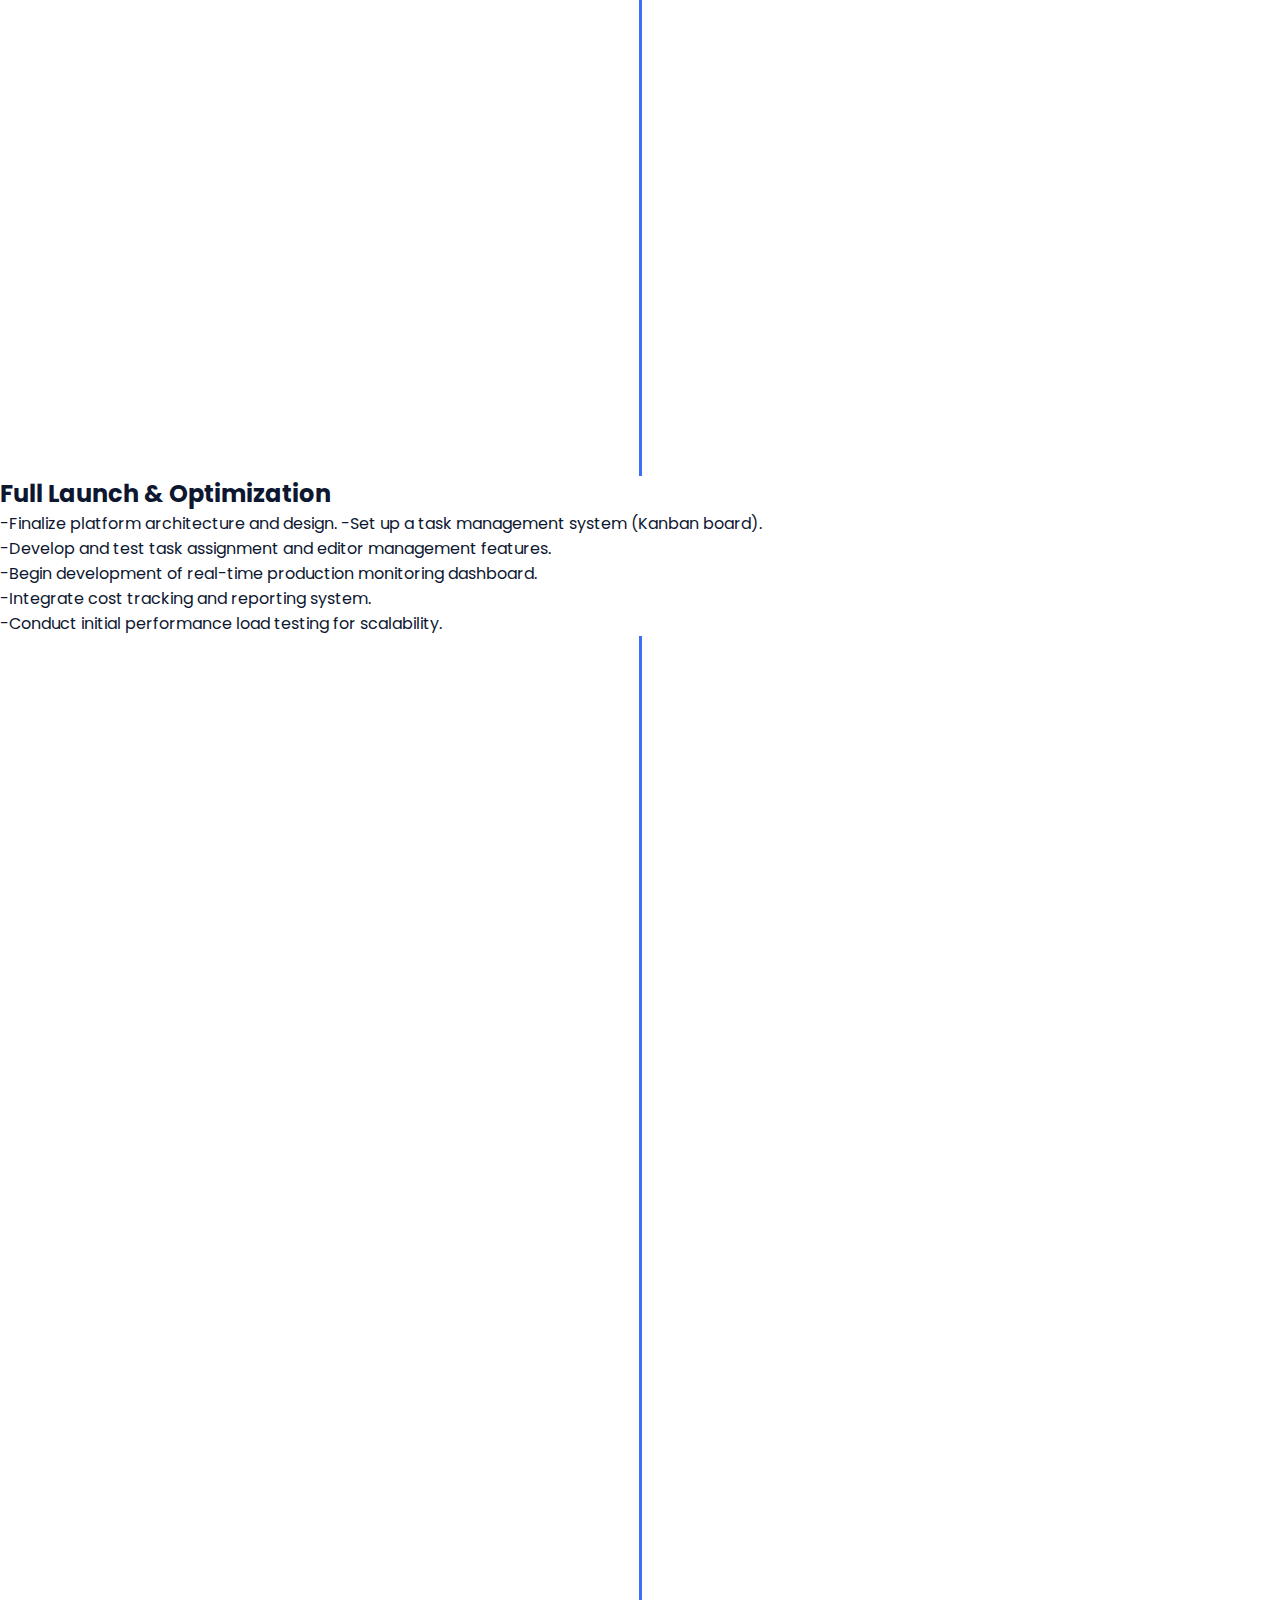
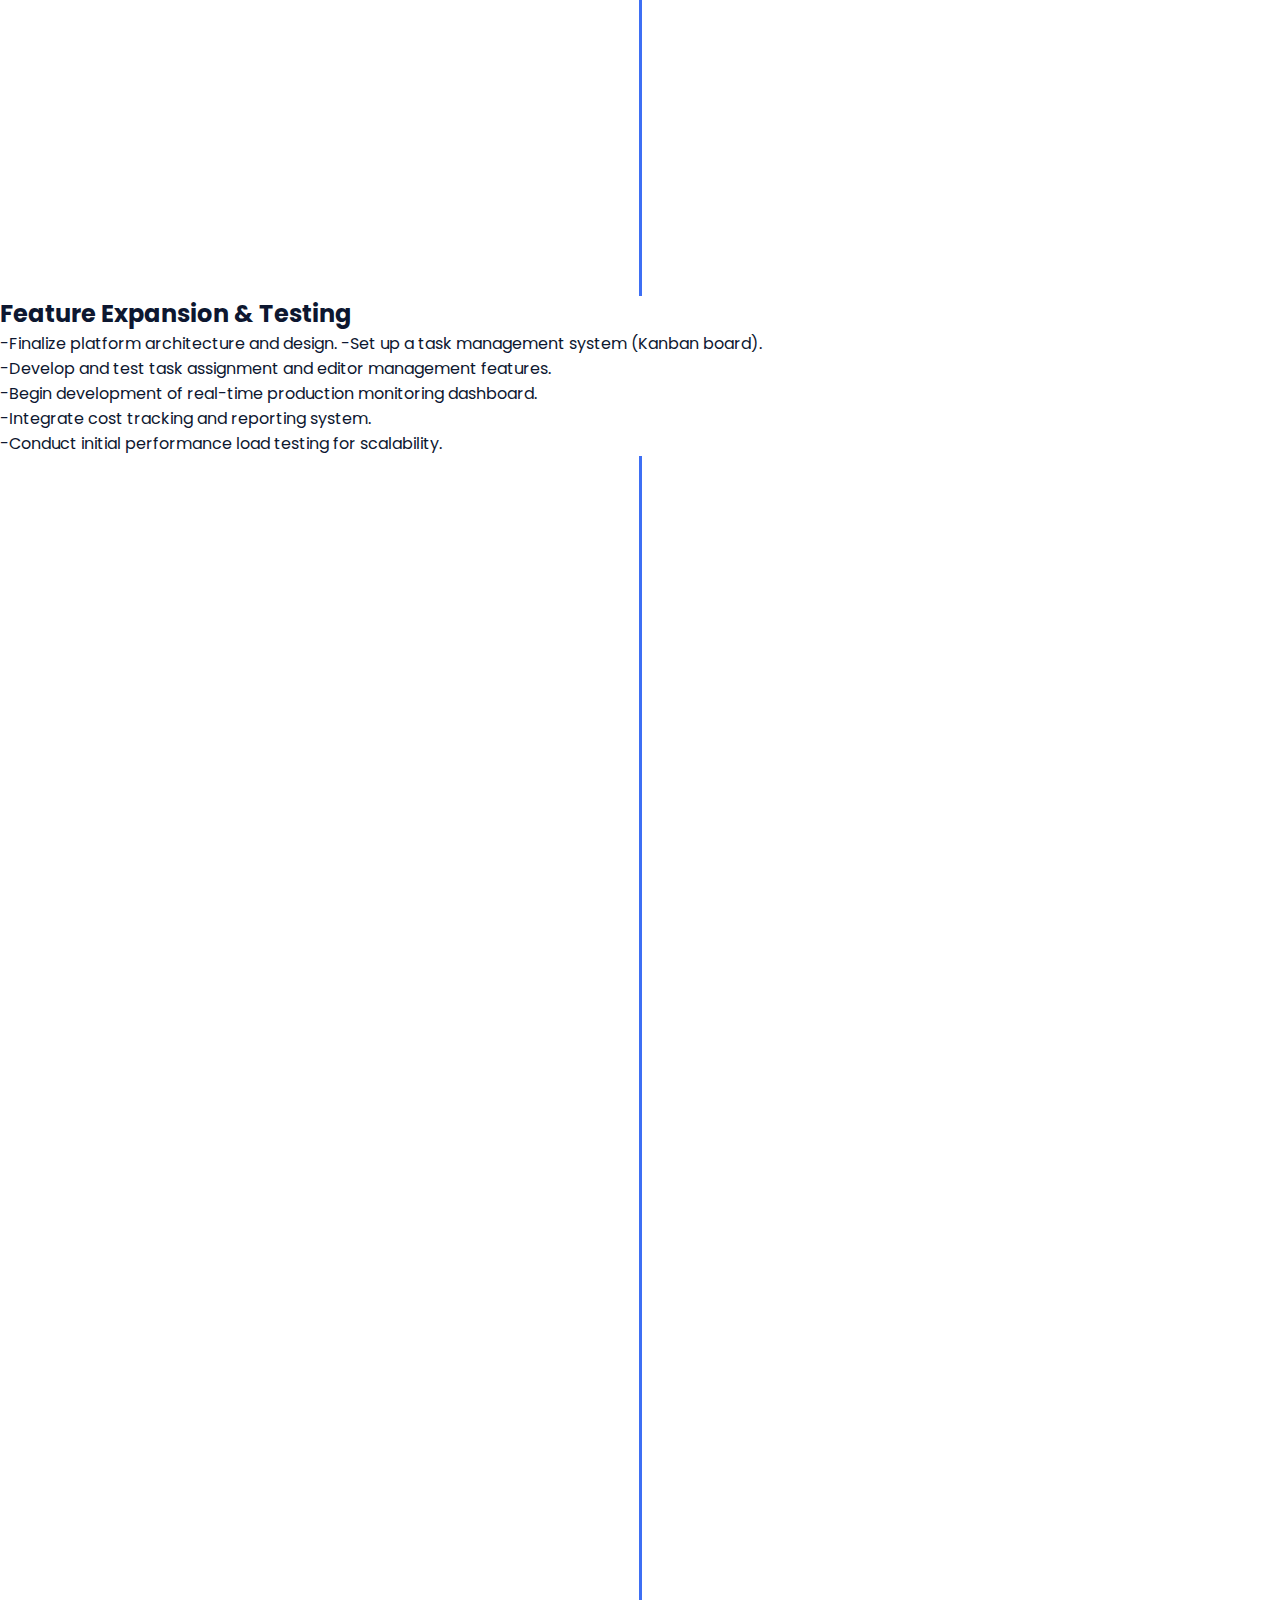
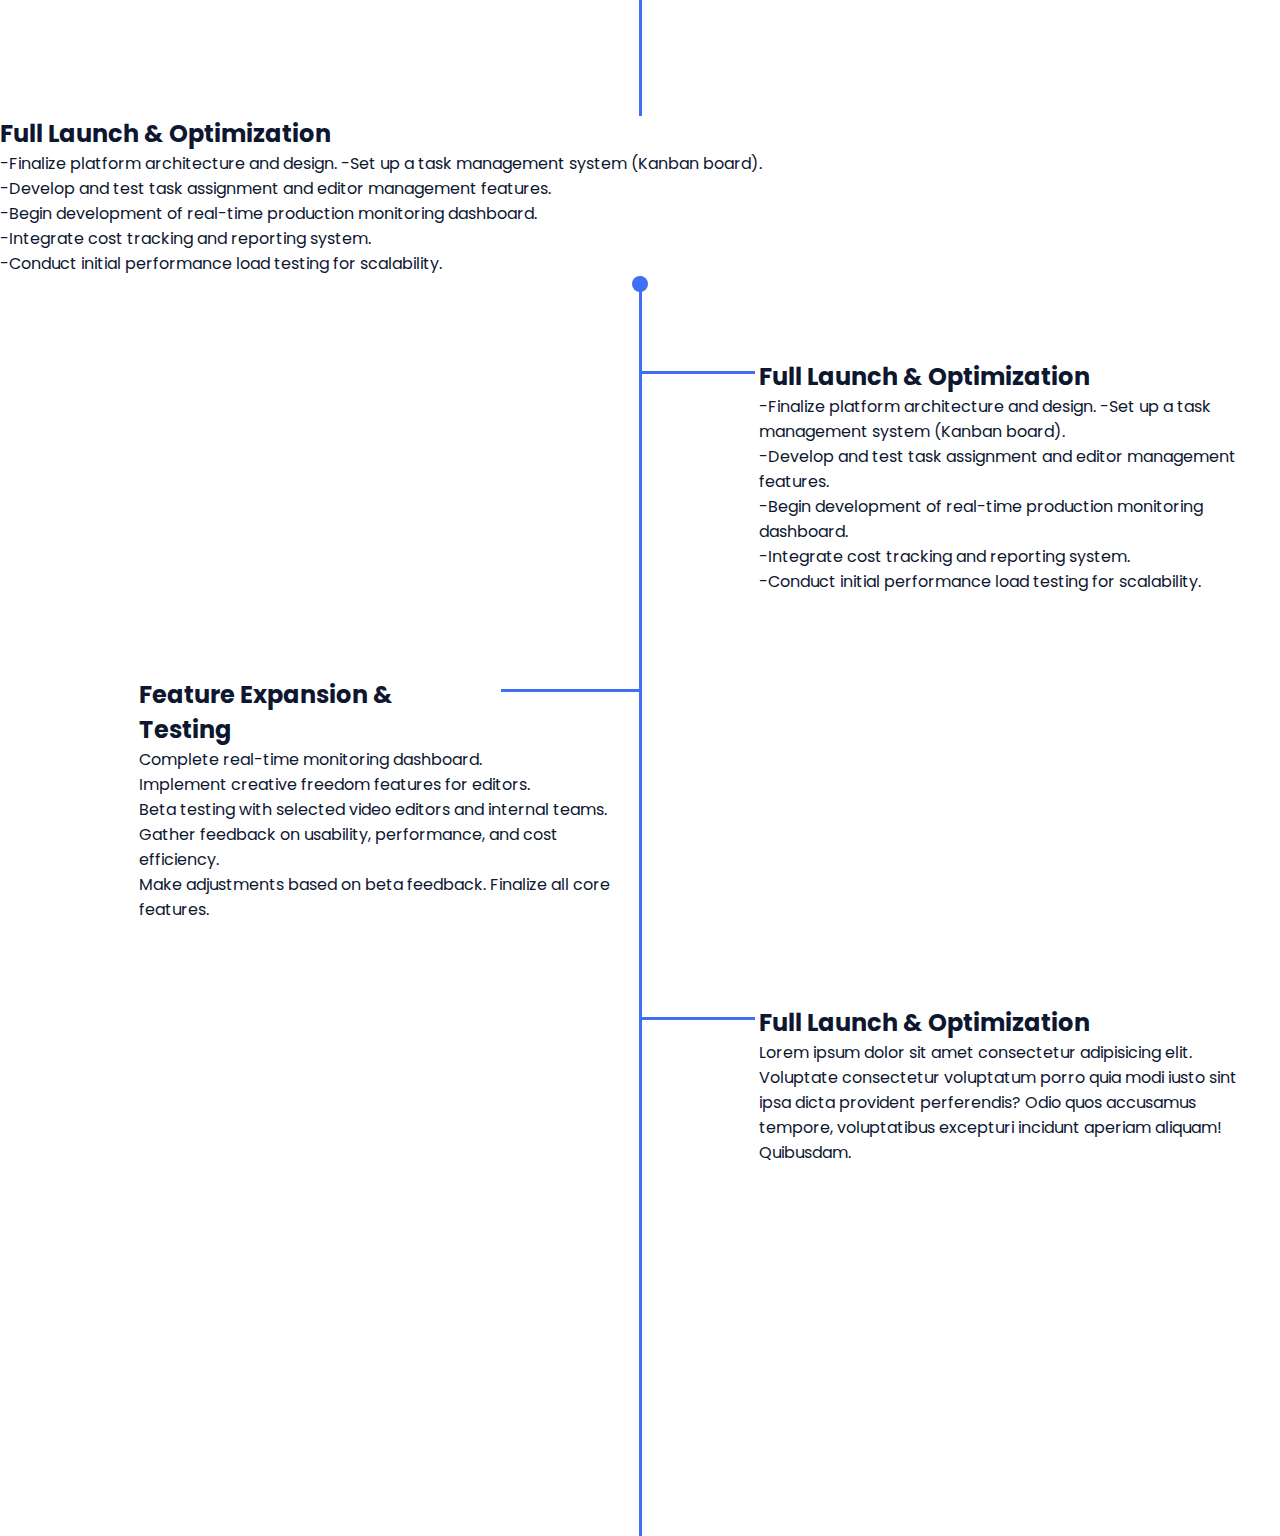
<file: viaPage.html>
<!DOCTYPE html>
<html lang="en">
<head>
    <meta charset="UTF-8">
    <meta name="viewport" content="width=device-width, initial-scale=1.0">
    <title>Via Production</title>
    <link rel="stylesheet" href="assets/css/styles.css">

        <!-- =====BOX ICONS===== -->
        <link href='https://cdn.jsdelivr.net/npm/boxicons@2.0.5/css/boxicons.min.css' rel='stylesheet'>
</head>
<body>
    <header class="l-header">
        <nav class="nav bd-grid">
            <div>
                <a href="#contact" class="nav__mini_logo mini_menu_button">Contact Me</a>
                <a href="#" class="nav__logo">Gabriele O. Donati</a>
            </div>

            <div class="nav__menu" id="nav-menu">
                <ul class="nav__list">
                    <li class="nav__item"><a href="#home" class="nav__link active-link">Via</a></li>
                    <li class="nav__item"><a href="#about" class="nav__link" id="persona" >Persona</a></li>
                    <li class="nav__item"><a href="#work" class="nav__link">OKR</a></li>
                    <li class="nav__item"><a href="#case" class="nav__link">KPI</a></li>
                    <li class="nav__item"><a href="#skills" class="nav__link">PRD</a></li>
                    <li class="nav__item"><a href="#skills" class="nav__link">MVP</a></li>
                    <li class="nav__item"><a href="#skills" class="nav__link">Roadmap</a></li>
                    <li class="nav__item"><a href="#skills" class="nav__link">Product</a></li>
                </ul>
            </div>

            <div class="nav__toggle" id="nav-toggle">
                <i class='bx bx-menu'></i>
            </div>
        </nav>
    </header>
    
    <div class="via_production_div">
        <h2 class="products_title">The <via>Via Production</via> Product</h1>
        <div id="logo"></div>
    </div>

    <h2 class="section-title">Persona</h2>
<div class="list persona">
    <button class="persona_button">Name</button>
    <button class="persona_button">Demographics</button>
    <button class="persona_button">Background</button>
    <button class="persona_button">Pain Points</button>
    <button class="persona_button">Goals & Objetives</button>
    <button class="persona_button">How it helps</button>
    <button class="persona_button">Behavior</button>
    <button class="persona_button">Key benefits</button>
    
    
</div>
<div class="persona_section">

    <div id="name">
        <h3 class="persona_section_info">Name</h3>
        <p>James Donner</p>
    </div>
    

   <div class="demographic hide">
    <h3 class="persona_section_title">Demographics</h3>
    <span class="persona_section_info">Industry</span><br>
    <p>E-commerce (primaly beuty and fashion)</p>

    <span class="persona_section_info">Company Size</span><br>
    <p>50-100 Employees</p>

    <span class="persona_section_info">Job Role</span><br>
    <p>Head of Marketing</p>

    <span class="persona_section_info">Experience Level</span><br>
    <p>10+ years in Marketing, specialized in digital campaingns and ad performance</p>

    <span class="persona_section_info">Age</span><br>
    <p>35-45</p>

    <span class="persona_section_info">Location</span><br>
    <p>Urban or suburban with access to tech hubs and global markets</p>
   </div>

   <div id="background" class="hide">
    <h3 class="persona_section_title">Background</h3>
    <p id="backGroundP">Emma works at a mid-sized eCommerce company that focuses primarily on beauty products and women's fashion. Her responsibilities include overseeing all digital marketing campaigns, ensuring that ad content drives traffic, conversions, and customer engagement. With her role being highly performance-driven, Emma is constantly looking for ways to optimize ad content, test various campaigns, and quickly adapt to changing market trends.</p>
   </div>

   <div id="painPoints" class="hide">
    <h3 class="persona_section_title">Platform Foundation</h3>
    <p id="backGroundP">Emma works at a mid-sized eCommerce company that focuses primarily on beauty products and women's fashion. Her responsibilities include overseeing all digital marketing campaigns, ensuring that ad content drives traffic, conversions, and customer engagement. With her role being highly performance-driven, Emma is constantly looking for ways to optimize ad content, test various campaigns, and quickly adapt to changing market trends. <br>
    </p>

    <p>Her company has experienced rapid growth, and while they have strong copyright material and content assets, they struggle to keep up with the demand for high-quality, diverse video content at a fast pace. Emma has limited resources in-house and outsourcing to third-party video creators often yields inconsistent results.</p>

    
   </div>

   


   

</div>
<h2 class="section-title">OKR</h2>
<div class="okr_section">
    <span>Objetive</span>
<li>-Scaling Video Production Capacity</li>
<li>-Increase video production capacity to meet growing marketing demands while maintaining quality and cost-efficiency.</li>


<span>Key Results</span>

<li><strong>Increase video output by 10x</strong>within 6 months, from 5 videos per week to 50 videos per week.</li>

<li><strong>Reduce video production costs by 20%</strong> through flexible scaling and efficient resource management.</li>

<li><strong>Achieve a 90% satisfaction rating</strong> from the marketing team regarding the quality of the videos produced.</li>

<li><strong>Reduce video production lead time</strong> from 2 weeks to 3 days on average for all standard marketing videos.</li>

<span>Summary</span>

<p>The objective is to scale up video production to support the company’s marketing efforts without sacrificing quality or increasing costs, while ensuring that the marketing team is satisfied with the creative output and speed of delivery. <br>
    This OKR aligns the team with clear, measurable goals that directly support business growth through enhanced marketing capabilities.</p>
</div>

<h2 class="section-title">KPI</h2>
<div class="okr_section" id="kpi">
    <span>Name</span>
    <p>Video Output per Week</p>

    <span>Objective</span>
    <p>Measure the total number of videos produced per week to ensure the platform is meeting production targets.</p>

    <span>Formula</span>
    <p>Total Number of Completed Videos / Week</p>

    <span>Target</span>
    <p>Baseline: 5 videos per week (before implementing the platform) <br>
        Target: 50 videos per week (after implementing the platform)</p>

    <span>Frequency</span>
    <p>Measured weekly</p>

    <span>Why it's important</span>
    <p>This KPI tracks the primary goal of increasing video production throughput, which directly impacts the company’s ability to run multiple marketing campaigns, test various formats, and increase sales through advertising. A higher video output demonstrates the platform’s efficiency in managing editors and producing content at scale.</p>

    <span>Success Criteria</span>
    <p>Achieving at least 50 videos per week within the first 3 months of platform implementation. <br>
        Maintaining consistent output even during peak demand periods.
        </p>
</div>

<h2 class="section-title">PRD</h2>


<h2 class="section-title">MVP</h2>
<div class="work__container bd-grid">
    <a id="img1" href="file:///C:/Users/leand/Desktop/projeto%20gabi/godonati.github.io/viaPage.html" class="work__img">
       

        <p class="viaText"><strong>Via Production</strong> <br>A scalable video production management platform that streamlines content creation through efficient task management and creative freedom for editors."</p>
    </a>
    <a href="" class="work__img">
        <img src="assets/img/work2.jpg" alt="">
    </a>
    <a href="" class="work__img">
        <img src="assets/img/work3.jpg" alt="">
    </a>
    <a href="" class="work__img">
        <img src="assets/img/work4.jpg" alt="">
    </a>
    <a href="" class="work__img">
        <img src="assets/img/work5.jpg" alt="">
    </a>
    <a href="" class="work__img">
        <img src="assets/img/work6.jpg" alt="">
    </a>
</div>

<h2 class="section-title">Roadmap</h2>
<div class="roadmap_mobile">
    <div id="startBar"></div>
    <div class="roadMapBar mobileBar"></div>
    <h2>Full Launch & Optimization</h2>
    <p>-Finalize platform architecture and design.
        -Set up a task management system (Kanban board). <br>
-Develop and test task assignment and editor management features. <br>
-Begin development of real-time production monitoring dashboard.  <br>
-Integrate cost tracking and reporting system. <br>
-Conduct initial performance load testing for scalability.
<br>
    </p>
    <div class="roadMapBar mobileBar"></div>
    <h2>Feature Expansion & Testing</h2>
    <p>-Finalize platform architecture and design.
        -Set up a task management system (Kanban board). <br>
-Develop and test task assignment and editor management features. <br>
-Begin development of real-time production monitoring dashboard.  <br>
-Integrate cost tracking and reporting system. <br>
-Conduct initial performance load testing for scalability.
<br>
    </p>
    <div class="roadMapBar mobileBar"></div>
    <h2>Full Launch & Optimization</h2>
    <p>-Finalize platform architecture and design.
        -Set up a task management system (Kanban board). <br>
-Develop and test task assignment and editor management features. <br>
-Begin development of real-time production monitoring dashboard.  <br>
-Integrate cost tracking and reporting system. <br>
-Conduct initial performance load testing for scalability.
<br>
    </p>
    

</div>

<div class="roadmap_container">
    <div id="startBar"></div>
    <div class="roadMapBar">
        <h2>Full Launch & Optimization</h2>
        <p>-Finalize platform architecture and design.
            -Set up a task management system (Kanban board). <br>
-Develop and test task assignment and editor management features. <br>
-Begin development of real-time production monitoring dashboard.  <br>
-Integrate cost tracking and reporting system. <br>
-Conduct initial performance load testing for scalability.
 <br>
        </p>

        <div class="q2div">
            <h2 class="q2">Feature Expansion & Testing</h2>
        <p>Complete real-time monitoring dashboard. <br>
            Implement creative freedom features for editors. <br>
            Beta testing with selected video editors and internal teams. <br>
            Gather feedback on usability, performance, and cost efficiency. <br>
            Make adjustments based on beta feedback.
            Finalize all core features.
            </p>
        </div>

      

        <div>
        <h2 class="q2">Full Launch & Optimization</h2>
        <p class="qp2">Lorem ipsum dolor sit amet consectetur adipisicing elit. Voluptate consectetur voluptatum porro quia modi iusto sint ipsa dicta provident perferendis? Odio quos accusamus tempore, voluptatibus excepturi incidunt aperiam aliquam! Quibusdam.</p>
        </div>
    </div>
    
</div>













    <script src="./assets/js/via.js"></script>

</body>
</html>
</file>
<file: assets/css/styles.css>
/*===== GOOGLE FONTS =====*/
@import url("https://fonts.googleapis.com/css2?family=Poppins:wght@400;600;700&display=swap");
/*===== VARIABLES CSS =====*/
:root {
  --header-height: 3rem;
  --font-semi: 600;
  /*===== Colors =====*/
  /*Purple 260 - Red 355 - Blue 224 - Pink 340*/
  /* HSL Color Mode */
  --hue-color: 224;
  --first-color: hsl(var(--hue-color), 89%, 60%);
  --second-color: hsl(var(--hue-color), 56%, 12%);
  /*===== Font and Typography =====*/
  --body-font: "Poppins", sans-serif;
  --big-font-size: 2rem;
  --h2-font-size: 1.25rem;
  --normal-font-size: .938rem;
  --smaller-font-size: .75rem;
  /*===== Margins =====*/
  --mb-2: 1rem;
  --mb-4: 2rem;
  --mb-5: 2.5rem;
  --mb-6: 3rem;
  /*===== Z Index =====*/
  --z-back: -10;
  --z-fixed: 100;
}
@media screen and (min-width: 968px) {
  :root {
    --big-font-size: 3.5rem;
    --h2-font-size: 2rem;
    --normal-font-size: 1rem;
    --smaller-font-size: .875rem;
  }
}

/*===== BASE =====*/
*, ::before, ::after {
  box-sizing: border-box;
}

html {
  scroll-behavior: smooth;
}

body {
  margin: var(--header-height) 0 0 0;
  font-family: var(--body-font);
  font-size: var(--normal-font-size);
  color: var(--second-color);
}

h1, h2, p {
  margin: 0;
}

ul {
  margin: 0;
  padding: 0;
  list-style: none;
}

a {
  text-decoration: none;
}

img {
  max-width: 100%;
  height: auto;
  display: block;
}
.hideText{
  height: 0!important;
  margin: 0;
  padding: 0;
  transition: 400ms;
  opacity: 0!important;
 
}
#aboutTextPlaceHolder{
  height: 300px;
  margin: 0;

} 
table{border-collapse: collapse;margin: auto;}
th,tr,td{
  border: 2px solid rgb(0, 0, 0);
  min-width: 260px;
}
#aboutTextPlaceHolder p{
  overflow-y: scroll;
  max-height: 270px;
}
#questions span{
  font-weight: bold;
}
/*===== CLASS CSS ===== */
.section-title {
  position: relative;
  font-size: var(--h2-font-size);
  color: var(--first-color);
  margin-top: var(--mb-2);
  margin-bottom: var(--mb-4);
  text-align: center;
}
.section-title::after {
  position: absolute;
  content: "";
  width: 64px;
  height: 0.18rem;
  left: 0;
  right: 0;
  margin: auto;
  top: 2rem;
  background-color: var(--first-color);
}

.section {
  padding-top: 3rem;
  padding-bottom: 2rem;
}

/*===== LAYOUT =====*/
.bd-grid {
  max-width: 1024px;
  display: grid;
  margin-left: var(--mb-2);
  margin-right: var(--mb-2);
}

.l-header {
  width: 100%;
  position: fixed;
  top: 0;
  left: 0;
  z-index: var(--z-fixed);
  background-color: #fff;
  box-shadow: 0 1px 4px rgba(146, 161, 176, 0.15);
}

/*===== NAV =====*/
.nav {
  height: var(--header-height);
  display: flex;
  justify-content: space-between;
  align-items: center;
  font-weight: var(--font-semi);
}
.profile_div{display: none;}
.list{
  gap: 24px;
  display: flex;
  flex-wrap: wrap;
  left: 50px;
  justify-content:center;
  width: fit-content;
  margin: auto auto 20px auto;
}
.list div,button{
  text-align: center;
  align-content: center;
  background-color: #3E6FF4;
  width: 100%;
  color: #fff;
  border-radius: 16px;
  height: 50px;
  width: 140px;
}
.list button{
  cursor: pointer;
  border: none;
  font-weight: bold;
  font-size: 16px;
  transition: 200ms;
}
.products_title{
  font-size:54px;
  margin-right: 0;
  width: 40vw;
}
#logo{
  background-image: url('../img/logo_via.png');
  background-size: cover;
  width: 280px;
  height: 280px;
}
#via_nav{
  background-color: #FFFFFF;
box-shadow: rgba(146, 161, 176, 0.15) 0 1px 4px;
box-sizing: border-box;
color: #0D1730;
font-family: "Poppins", sans-serif;
left: 0;
position: fixed;
top: 0;
width: 100%;
z-index: 100;
}
.via_production_div{
  justify-content: center;
  display: flex;
  box-sizing: border-box;
  padding-inline: 170px;
  margin-top: 132px;
  max-width: 100vw;
  margin-bottom: 100px;

}
#howIworkLi{margin-top: 36px;}
.products_title via{
  color: #3E6FF4;
}
.list button:hover{
  transition: 200ms;
  background-color: #83a4ff;

}

.persona_section_title{
  text-align: center;
  margin-top: 12px;
  font-size: 22px;
}
.persona_section_info{
  color: #3E6FF4;
  font-size: 24px;
  font-weight: bold;
  letter-spacing: 1px;
}
.hide{
  height: 0;
  transform: 400ms;
  opacity: 0;
}
.persona_section{
  gap: 16px;
  height:fit-content;
  text-align: center;
  padding-bottom: 50px;
  width: 92vw;
  margin: 20px auto 100px auto;
  background-color: #fcfcfc;
}
.okr_section{
  gap: 16px;
  height:fit-content;
  text-align: center;
  padding-bottom: 50px;
  width: 92vw;
  margin: 20px auto 100px auto;
  background-color: #fcfcfc;
}
.okr_section span{
  margin-top: 80px!important;
  font-size: 20px;
  font-weight: bold;
}
.okr_section span:first-child{
  margin-top: 0;
}
.okr_section li{
  max-width: 520px;
  text-align: center;
  margin: auto auto 10px auto;
  display: block;
}
.okr_section li:nth-child(3),.okr_section li:nth-child(8) {
  margin-bottom: 70px;
}
.okr_section p{
  width: 580px;
  max-width: 100%;
  text-align: center;
  margin: auto;
}
#kpi p{
  margin-bottom: 60px;
}
#backGroundP{
  max-width: 100%;
  width:500px!important;
}
.persona_section p{
 
  margin: auto auto 16px auto;
}
#startBar{
  width: 16px;
  height: 16px;
  clip-path: circle();
  background-color: #3E6FF4;
  margin: auto;
  position: absolute;
}

.roadMapBar{
  position: relative;
  width: 3px;
  background-color:#3E6FF4;
  height: 140vh;
  margin: auto;
}
.q2div{
  transform: translateX(-620px);
}
.q2div > h2::before{
  transform: translateX(362px) translateY(15px)!important ;
  width: 140px!important;
}
.roadMapBar h2::before{
  content: '';
  width: 116px;
  display: block;
  transform: translateX(-120px) translateY(15px);
  top: -20px;
  height: 3px;
  background-color: #3E6FF4;
}
.roadMapBar h2{
  margin-top: 80px;
  margin-left: 120px;
  width: 350px!important;
}
.roadMapBar p{
  width: 500px;
  margin-left: 120px;
}

@media(max-width: 640px) {
  #mobile_profile{
    width: 300px;
    height: 300px;
    background-image: url("../img/profile.png");
    background-size: contain;
    background-repeat: no-repeat;
    border-radius: 50%;
    background-color: rgb(35, 105, 209);
    border: none!important;
    display: block!important;
  }

 
  .profile_div{
    margin-top: 100px;
    display: flex;
    flex-direction: row-reverse;
    gap: 36px;
    max-height: 420px;
    justify-content: left;
  }
  #mobile_social{
    display: flex;
    flex-wrap: wrap;
    width: 40px;
    margin: 0;
    
   
  }
  .home__social-icon{
    width: 40px;
    height: 100px;
    display: block;
  }
  .home__social-icon i{
    display:block;
    height: 46px;
    width: 20px;
  }
  #desktop_social{
    display: none;
  }

  #desktop_profile{
    display: none;
  }

  .nav__menu {
    position: fixed;
    top: var(--header-height);
    right: -100%;
    width: 80%;
    height: 100%;
    padding: 2rem;
    background-color: var(--second-color);
    transition: 0.5s;
  }

}
.nav__item {
  margin-bottom: var(--mb-4);
}
#img1{
  transition: 1s;
  background-image:url("../img/logo_via.png") ;
  background-size:200px;
  min-height: 213px;
  background-position: center;
  background-repeat: no-repeat;
}
#img1:hover{
  background-size:250px;
}

.viaText{opacity: 0;}


#img1:hover .viaText{
  text-align: center;
  opacity: 0;
  color:white;
  white-space: pre-wrap;
  display: block;
  content: '';
  height: 100%;
  transition: 200ms;
  text-align: center;
  box-sizing: border-box;
  padding-inline: 10px;
  align-content: center;
  background-color: #0000004f;
  transition: 200ms;
  opacity: 100;
}
.nav__link {
  position: relative;
  color: #fff;
}
.nav__link:hover {
  position: relative;
}
.nav__link:hover::after {
  position: absolute;
  content: "";
  width: 100%;
  height: 0.18rem;
  left: 0;
  top: 2rem;
  background-color: var(--first-color);
}
.nav__mini_logo {
  margin-left: 10px;
  color: var(--second-color);
}
.nav__logo {
  margin-left: 10px;
  color: var(--second-color);
}
.nav__toggle {
  color: var(--second-color);
  font-size: 1.5rem;
  cursor: pointer;
}

/*Active menu*/
.active-link::after {
  position: absolute;
  content: "";
  width: 100%;
  height: 0.18rem;
  left: 0;
  top: 2rem;
  background-color: var(--first-color);
}

/*=== Show menu ===*/
.show {
  right: 0;
}

/*BUTTONS*/
.mini_menu_button {
  display: inline-block;
  background-color: var(--first-color);
  color: #fff;
  padding: 0.2rem 1rem;
  font-weight: var(--font-semi);
  border-radius: 1.5rem;
  transition: 0.3s;
}
.mini_menu_button:hover {
  box-shadow: 0px 10px 36px rgba(0, 0, 0, 0.15);
}
.button {
  display: inline-block;
  background-color: var(--first-color);
  color: #fff;
  padding: 0.75rem 2.5rem;
  font-weight: var(--font-semi);
  border-radius: 1.5rem;
  transition: 0.3s;
}
.button:hover {
  box-shadow: 0px 10px 36px rgba(0, 0, 0, 0.15);
}

/*===== HOME =====*/
.home {
  position: relative;
  row-gap: 5rem;
  padding: 4rem 0 5rem;
}
.home__data {
  align-self: center;
}
.home__title {
  margin-left: 20px;
  margin-top: 0;
  font-size: var(--big-font-size);
  margin-bottom: var(--mb-2);
}
.home__title-color {
  color: var(--first-color);
}
.home__social {
  display: flex;
  flex-direction: column;

}
.home__social-icon {
  width: max-content;
  margin-top: -50px;
  margin-left: 2%;
  margin-bottom: var(--mb-5);
  font-size: 1.5rem;
  color: var(--second-color);
}
.home__social-icon:hover {
  color: var(--first-color);
}
.home__img {
  position: absolute;
  right: 0;
  bottom: 0;
  width: 260px;
}
.home__blob {
  fill: var(--first-color);
}
.home__blob-img {
  width: 360px;
}
.home__download-img {
  margin-left: 20px;
}

/* HOME BUTTONS */
.home-schedule__button {
  margin-left: 20px;
}
.home-resume__button {
  margin: 10px;
}

/* ===== ABOUT =====*/
.about__container {
  transition: 400ms;
  row-gap: 2rem;
  text-align: center;
}
.about__subtitle 
{
  transition: 400ms;
  margin-bottom: var(--mb-2);
  animation-delay: 0;
  position: absolute;
 
}
.about button:first-child{
  background-color: #7fa1ff;
}


.about__img {
  justify-self: center;
}
.about__img img {
  width: 200px;
  border-radius: 0.5rem;
}
.about__social {
  text-align: center;
}
.about__social-icon {
  margin: 20px;
  font-size: 2rem;
  color: var(--second-color);
}
.about__social-icon:hover {
  color: var(--first-color);
}
.about__text{
  transition: 400ms;
  margin-top: 20px!important;
  margin-bottom: 20px;
}
/* HOME BUTTONS */
.about-message__button {
  margin: auto;
}

/* ===== WORK =====*/
.work__container {
  row-gap: 2rem;
}
.work__img {
  box-shadow: 0px 4px 25px rgba(14, 36, 49, 0.15);
  border-radius: 0.5rem;
  overflow: hidden;
}
.work__img img {
  transition: 1s;
}
.work__img img:hover {
  transform: scale(1.1);
}

/* ===== SKILLS =====*/
.skills__container {
  row-gap: 2rem;
  text-align: center;
}
.skills__subtitle {
  margin-bottom: var(--mb-2);
}
.skills__text {
  margin-bottom: var(--mb-4);
}
.skills__data {
  display: flex;
  justify-content: space-between;
  align-items: center;
  position: relative;
  font-weight: var(--font-semi);
  padding: 0.5rem 1rem;
  margin-bottom: var(--mb-4);
  border-radius: 0.5rem;
  box-shadow: 0px 4px 25px rgba(14, 36, 49, 0.15);
}
.skills__icon {
  font-size: 2rem;
  margin-right: var(--mb-2);
  color: var(--first-color);
}
.skills__names {
  display: flex;
  align-items: center;
}
.skills__bar {
  position: absolute;
  left: 0;
  bottom: 0;
  background-color: var(--first-color);
  height: 0.25rem;
  border-radius: 0.5rem;
  z-index: var(--z-back);
}
.skills__agile {
  width: 90%;
}
.skills__lifeCicle {
  width: 80%;
}
.skills__js {
  width: 65%;
}
.skills__ux {
  width: 85%;
}
.skills__img {
  border-radius: 0.5rem;
}

/* ===== CONTACT =====*/
.contact__input {
  width: 100%;
  font-size: var(--normal-font-size);
  font-weight: var(--font-semi);
  padding: 1rem;
  border-radius: 0.5rem;
  border: 1.5px solid var(--second-color);
  outline: none;
  margin-bottom: var(--mb-4);
}
.contact-message__button {
  display: block;
  border: none;
  outline: none;
  font-size: var(--normal-font-size);
  cursor: pointer;
  margin: auto;
}
.contact-schedule__button {
  display: block;
  border: none;
  outline: none;
  font-size: var(--normal-font-size);
  cursor: pointer;
  margin: auto;
}
.contact__social {
  margin-left: -50px;
  display: flex;
  flex-direction: row;
}
.contact__social-icon {
  margin-left: 50px;
  font-size: 1.5rem;
  color: var(--second-color);
}
.contact__social-icon:hover {
  color: var(--first-color);
}

/* ===== FOOTER =====*/
.footer {
  background-color: var(--second-color);
  color: #fff;
  text-align: center;
  font-weight: var(--font-semi);
  padding: 2rem 0;
}
.footer__title {
  font-size: 2rem;
  margin-bottom: var(--mb-4);
}
.footer__social {
  margin-bottom: var(--mb-4);
}
.footer__icon {
  font-size: 1.5rem;
  color: #fff;
  margin: 0 var(--mb-2);
}
.footer__copy {
  font-size: var(--smaller-font-size);
}

/* ===== MEDIA QUERIES=====*/
@media screen and (max-width: 620px) {
  .home {
    row-gap: 2rem;
  }
  .home__img {
    width: 200px;
  }
}
@media screen and (min-width: 576px) {
  .home {
    padding: 4rem 0 2rem;
  }
  .home__social {
    padding-top: 0;
    padding-bottom: 2.5rem;
    flex-direction: row;
    align-self: flex-end;
  }
  .home__social-icon {
    margin-bottom: 0;
    margin-right: var(--mb-4);
  }
  .home__img {
    width: 300px;
    bottom: 25%;
  }
  .about__container {
    grid-template-columns: repeat(2, 1fr);
    align-items: center;
    text-align: initial;
  }
  .skills__container {
    grid-template-columns: 0.7fr;
    justify-content: center;
    column-gap: 1rem;
  }
  .work__container {
    grid-template-columns: repeat(2, 1fr);
    column-gap: 2rem;
    padding-top: 2rem;
  }
  .contact__form {
    width: 360px;
    padding-top: 2rem;
  }
  .contact__container {
    justify-items: center;
  }
}
@media screen and (min-width: 768px) {
  body {
    margin: 0;
  }
  .section {
    padding-top: 4rem;
    padding-bottom: 3rem;
  }
  .section-title {
    margin-bottom: var(--mb-6);
  }
  .section-title::after {
    width: 80px;
    top: 3rem;
  }
  .nav {
    height: calc(var(--header-height) + 1.5rem);
  }
  .nav__list {
    display: flex;
    padding-top: 0;
  }
  .nav__item {
    margin-left: var(--mb-6);
    margin-bottom: 0;
  }
  .nav__toggle {
    display: none;
  }
  .nav__link {
    color: var(--second-color);
  }
  .home {
    padding: 8rem 0 2rem;
  }
  .home__img {
    width: 400px;
    bottom: 10%;
  }
  .about__container {
    padding-top: 2rem;
  }
  .about__img img {
    width: 300px;
  }
  .skills__container {
    grid-template-columns: repeat(2, 1fr);
    column-gap: 2rem;
    align-items: center;
    text-align: initial;
  }
  .work__container {
    grid-template-columns: repeat(3, 1fr);
    column-gap: 2rem;
  }
}
@media screen and (min-width: 992px) {
  .bd-grid {
    margin-left: auto;
    margin-right: auto;
  }
  .home {
    padding: 10rem 0 2rem;
  }
  .home__img {
    width: 450px;
  }
}
#side_roadmap{
  width: 240px;
  justify-content: center;
  margin: auto;
  gap: 16px;
  box-sizing: border-box;
  padding-block:20px ;
  height: 100%;
  border: 1px solid #0000004f;
  
}
.q{
  width: 46px;
  border-radius: 10%;
  height: 46px;
  background-color: #3E6FF4;
  z-index: 1;
  margin: auto;
  position: relative;
  color: white;
  text-align: center;
  font-weight: bold;
  align-content: center;
  justify-content: center;
  margin-bottom: 166px;
}
.q::after{
  content: '';
  height: 215px;
  width: 4px;
  margin: auto;
  top: 0;
  right: 47%;
  position: absolute;
  z-index: -13;
  background-color: #3E6FF4;
  display: block;
}
.q:last-child::after{
  height: 0px;
  content: '';
}
.roadmap_container
{
  height: 560px;
  display: flex;
  box-sizing: border-box;
  padding-inline: 80px;
  width: 90vw;
  margin: auto auto 100px auto;
  justify-content: center;
}

.roadMapTitle{
  color: #3E6FF4;
  text-align: center;
  font-size: 28px;
  margin: auto;
  display: block;
  font-weight: bold;
}
#roadMapScroll p{
  text-align: center;
  margin: auto;
  width: 80%;
  margin-bottom: 100px;
}
</file>
